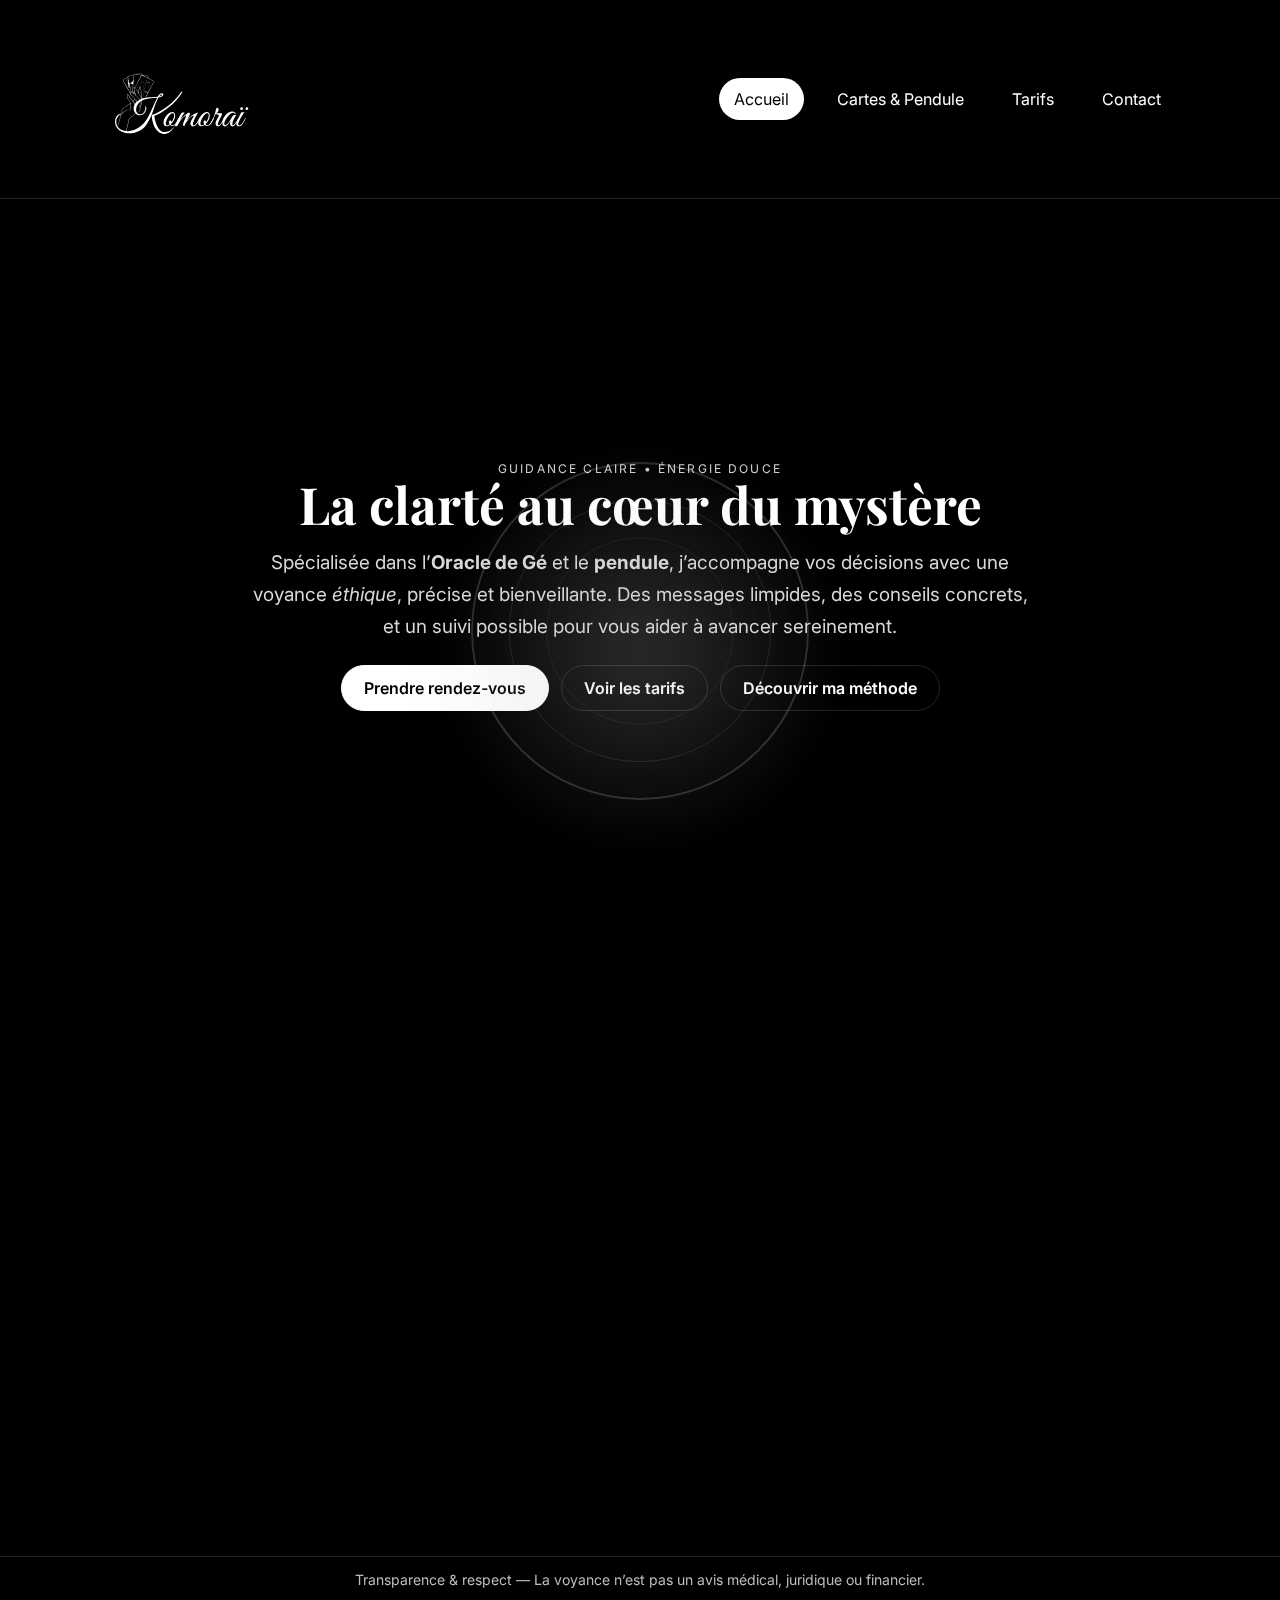
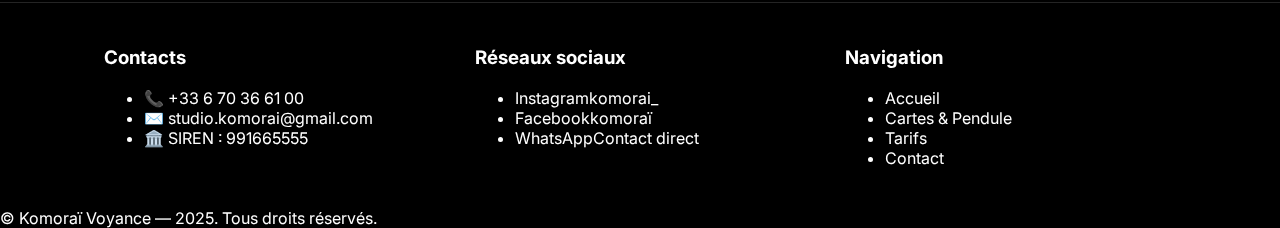
<file: index.html>
<!DOCTYPE html>
<html lang="fr">
<head>
  <meta charset="UTF-8" />
  <meta name="viewport" content="width=device-width, initial-scale=1.0" />
  <title>Komoraï Voyance — Accueil</title>
  <meta name="description" content="Voyance élégante et bienveillante : Oracle de Gé, autres oracles et pendule. Réservations en ligne — Komoraï Voyance."/>
  <meta property="og:title" content="Komoraï Voyance"/>
  <meta property="og:description" content="Guidance claire, énergie douce : Oracle de Gé & pendule."/>
  <meta property="og:type" content="website"/>
  <link href="https://fonts.googleapis.com/css2?family=Playfair+Display:wght@400;700&family=Inter:wght@300;400;600&display=swap" rel="stylesheet">
  <link rel="icon" href="images/Komoraï.svg">

  <style>
    :root{--bg:#000;--ink:#fff;--muted:#d8d8d8;--line:rgba(255,255,255,.14);--card:#0b0b0b;--radius:22px}
    *{box-sizing:border-box}
    html,body{margin:0;height:100%;background:var(--bg);color:var(--ink);font-family:'Inter',system-ui,Segoe UI,Roboto,Helvetica,Arial,sans-serif}
    a{color:var(--ink);text-decoration:none}
    a:hover{text-decoration:underline}
    .container{max-width:1120px;margin:0 auto;padding:24px}

    /* Header */
    header{position:sticky;top:0;z-index:50;background:rgba(0,0,0,.6);backdrop-filter:saturate(140%) blur(10px);border-bottom:1px solid var(--line)}
    .row{display:flex;align-items:center;justify-content:space-between}
    .brand{display:flex;align-items:center;gap:12px}
    .brand img{height:150px;display:block}
    nav a{margin-left:14px;padding:10px 14px;border-radius:999px;border:1px solid transparent}
    nav a.active{background:#fff;color:#000}
    nav a:not(.active):hover{background:rgba(255,255,255,.08)}

    /* Hero */
    .hero{position:relative;min-height:86vh;display:grid;place-items:center;text-align:center;overflow:hidden}
    .hero-inner{padding:40px 20px}
    h1{font-family:'Playfair Display',serif;font-size:3.2rem;line-height:1.1;margin:0 0 14px}
    .lead{max-width:780px;margin:0 auto;color:var(--muted);font-size:1.18rem;line-height:1.7}
    .cta{display:flex;gap:12px;justify-content:center;flex-wrap:wrap;margin-top:22px}
    .btn{display:inline-flex;align-items:center;gap:8px;background:#fff;color:#000;padding:12px 22px;border-radius:999px;font-weight:600;border:1px solid #fff}
    .btn.ghost{background:transparent;color:#fff;border-color:var(--line)}

    /* Decorative orb */
    .orb{position:absolute;inset:auto auto 8% 50%;transform:translateX(-50%);width:min(560px,90vw);pointer-events:none;opacity:.9;filter:drop-shadow(0 30px 60px rgba(0,0,0,.6))}
    .orb .glow{filter:blur(22px);opacity:.35}
    .float{animation:float 10s ease-in-out infinite}
    @keyframes float{0%,100%{transform:translate(-50%,0)}50%{transform:translate(-50%,-18px)}}

    /* Sections */
    .section{padding:56px 0}
    .grid{display:grid;gap:22px}
    .two{grid-template-columns:1.2fr .8fr;align-items:center}
    .card{background:var(--card);border:1px solid var(--line);border-radius:var(--radius);padding:22px}
    .kicker{letter-spacing:.18em;text-transform:uppercase;color:#cfcfcf;font-size:12px}
    .title{font-family:'Playfair Display',serif;font-size:2rem;margin:6px 0 10px}
    .text{color:#d7d7d7;line-height:1.7}
    .list{color:#e8e8e8;line-height:1.8;padding-left:18px}

    /* Reveal on scroll */
    .reveal{opacity:0;transform:translateY(14px)}
    .reveal.show{opacity:1;transform:none;transition:opacity .55s ease, transform .55s ease}

    /* Footer preview band */
    .band{border-top:1px solid var(--line);border-bottom:1px solid var(--line);padding:14px 0;color:#bdbdbd;font-size:14px;text-align:center}

    @media (max-width: 900px){
      .two{grid-template-columns:1fr}
      h1{font-size:2.2rem}
    }

    footer .footer-columns {
      display: flex;
      justify-content: space-between;
      align-items: flex-start;
      gap: 40px;
      flex-wrap: nowrap;
    }

    footer .footer-column {
      flex: 1 1 0;
      min-width: 220px;
    }

    @media (max-width: 768px) {
      footer .footer-columns {
        flex-wrap: wrap;
      }
    }
  </style>
</head>

<body>
  <header>
    <div class="container row">
      <div class="brand">
        <a href="index.html">
          <img src="images/Komoraï.svg" alt="Logo Komoraï Voyance">
        </a>
      </div>
      <nav>
        <a href="index.html" class="active">Accueil</a>
        <a href="cartes-pendule.html">Cartes & Pendule</a>
        <a href="tarifs.html">Tarifs</a>
        <a href="contact.html">Contact</a>
      </nav>
    </div>
  </header>

  <section class="hero">
    <svg class="orb float" viewBox="0 0 600 600" aria-hidden="true">
      <defs>
        <radialGradient id="orb" cx="50%" cy="50%" r="50%">
          <stop offset="0%" stop-color="#ffffff" stop-opacity=".55"/>
          <stop offset="100%" stop-color="#ffffff" stop-opacity="0"/>
        </radialGradient>
      </defs>
      <circle cx="300" cy="320" r="220" fill="url(#orb)" class="glow"/>
      <circle cx="300" cy="300" r="180" fill="none" stroke="rgba(255,255,255,.18)" stroke-width="2"/>
      <circle cx="300" cy="300" r="140" fill="none" stroke="rgba(255,255,255,.12)"/>
      <circle cx="300" cy="300" r="100" fill="none" stroke="rgba(255,255,255,.08)"/>
    </svg>

    <div class="hero-inner reveal">
      <div class="kicker">Guidance claire • Énergie douce</div>
      <h1>La clarté au cœur du mystère</h1>
      <p class="lead">Spécialisée dans l’<strong>Oracle de Gé</strong> et le <strong>pendule</strong>, j’accompagne vos décisions avec une voyance
        <em>éthique</em>, précise et bienveillante. Des messages limpides, des conseils concrets, et un suivi possible pour
        vous aider à avancer sereinement.</p>
      <div class="cta">
        <a class="btn" href="contact.html">Prendre rendez-vous</a>
        <a class="btn ghost" href="tarifs.html">Voir les tarifs</a>
        <a class="btn ghost" href="cartes-pendule.html">Découvrir ma méthode</a>
      </div>
    </div>
  </section>

  <section class="section">
    <div class="container grid two">
      <div class="reveal">
        <div class="kicker">Présentation</div>
        <h2 class="title">Je suis Komoraï — votre guide, pas votre oracle absolu</h2>
        <p class="text">Ma pratique est <strong>claire</strong> et <strong>structurée</strong>. Chaque séance devient un espace sûr où l’on met de la
          lumière sur vos questions essentielles (affectif, professionnel, projets). Je privilégie des messages utiles,
          des perspectives <em>actionnables</em> et un <strong>suivi</strong> quand vous en ressentez le besoin. L’objectif : que vous
          repartiez confiant·e, avec des <strong>prochaines étapes</strong> réalistes.</p>
        <ul class="list">
          <li>Tirages adaptés à votre situation (Oracle de Gé + autres jeux)</li>
          <li>Complément au <strong>pendule</strong> pour des réponses nettes (oui/non/tendance)</li>
          <li>Déontologie claire : respect, confidentialité, aucune promesse irréaliste</li>
        </ul>
        <div class="cta" style="justify-content:flex-start;margin-top:14px">
          <a class="btn" href="contact.html">Réserver une séance</a>
          <a class="btn ghost" href="cartes-pendule.html">Cartes & Pendule</a>
        </div>
      </div>
      <aside class="card reveal" aria-label="Mise en avant visuelle">
        <div class="kicker">Signature</div>
        <h3 class="title" style="margin-top:6px">Oracle de Gé</h3>
        <p class="text">Un oracle franc et visuel pour éclairer vos choix. Tirages croisés, lignes temporelles et conseils.
          Idéal pour clarifier le présent et préparer le futur.</p>
        <div style="margin-top:16px;border-top:1px solid var(--line);padding-top:14px" class="text">
          « Une guidance qui apaise et motive à la fois — des réponses précises, sans être rigides. »
        </div>
      </aside>
    </div>
  </section>

  <div class="band">Transparence & respect — La voyance n’est pas un avis médical, juridique ou financier.</div>

  <footer>
    <div class="container footer-columns">
      <div class="footer-column">
        <h3>Contacts</h3>
        <ul>
          <li>📞 +33 6 70 36 61 00</li>
          <li>✉️ studio.komorai@gmail.com</li>
          <li>🏛️ SIREN : 991665555</li>
        </ul>
      </div>
      <div class="footer-column">
        <h3>Réseaux sociaux</h3>
        <ul>
          <li><a href="#">Instagram</a>komorai_</li>
          <li><a href="#">Facebook</a>komoraï</li>
          <li><a href="#">WhatsApp</a>Contact direct</li>
        </ul>
      </div>
      <div class="footer-column">
        <h3>Navigation</h3>
        <ul>
          <li><a href="index.html">Accueil</a></li>
          <li><a href="cartes-pendule.html">Cartes & Pendule</a></li>
          <li><a href="tarifs.html">Tarifs</a></li>
          <li><a href="contact.html">Contact</a></li>
        </ul>
      </div>
    </div>
    <div class="footer-bottom">© Komoraï Voyance — 2025. Tous droits réservés.</div>
  </footer>

  <script>
    const obs = new IntersectionObserver((entries)=>{
      entries.forEach(e=>{ if(e.isIntersecting) e.target.classList.add('show'); });
    },{threshold:.12});
    document.querySelectorAll('.reveal').forEach(el=>obs.observe(el));
  </script>
</body>
</html>
</file>
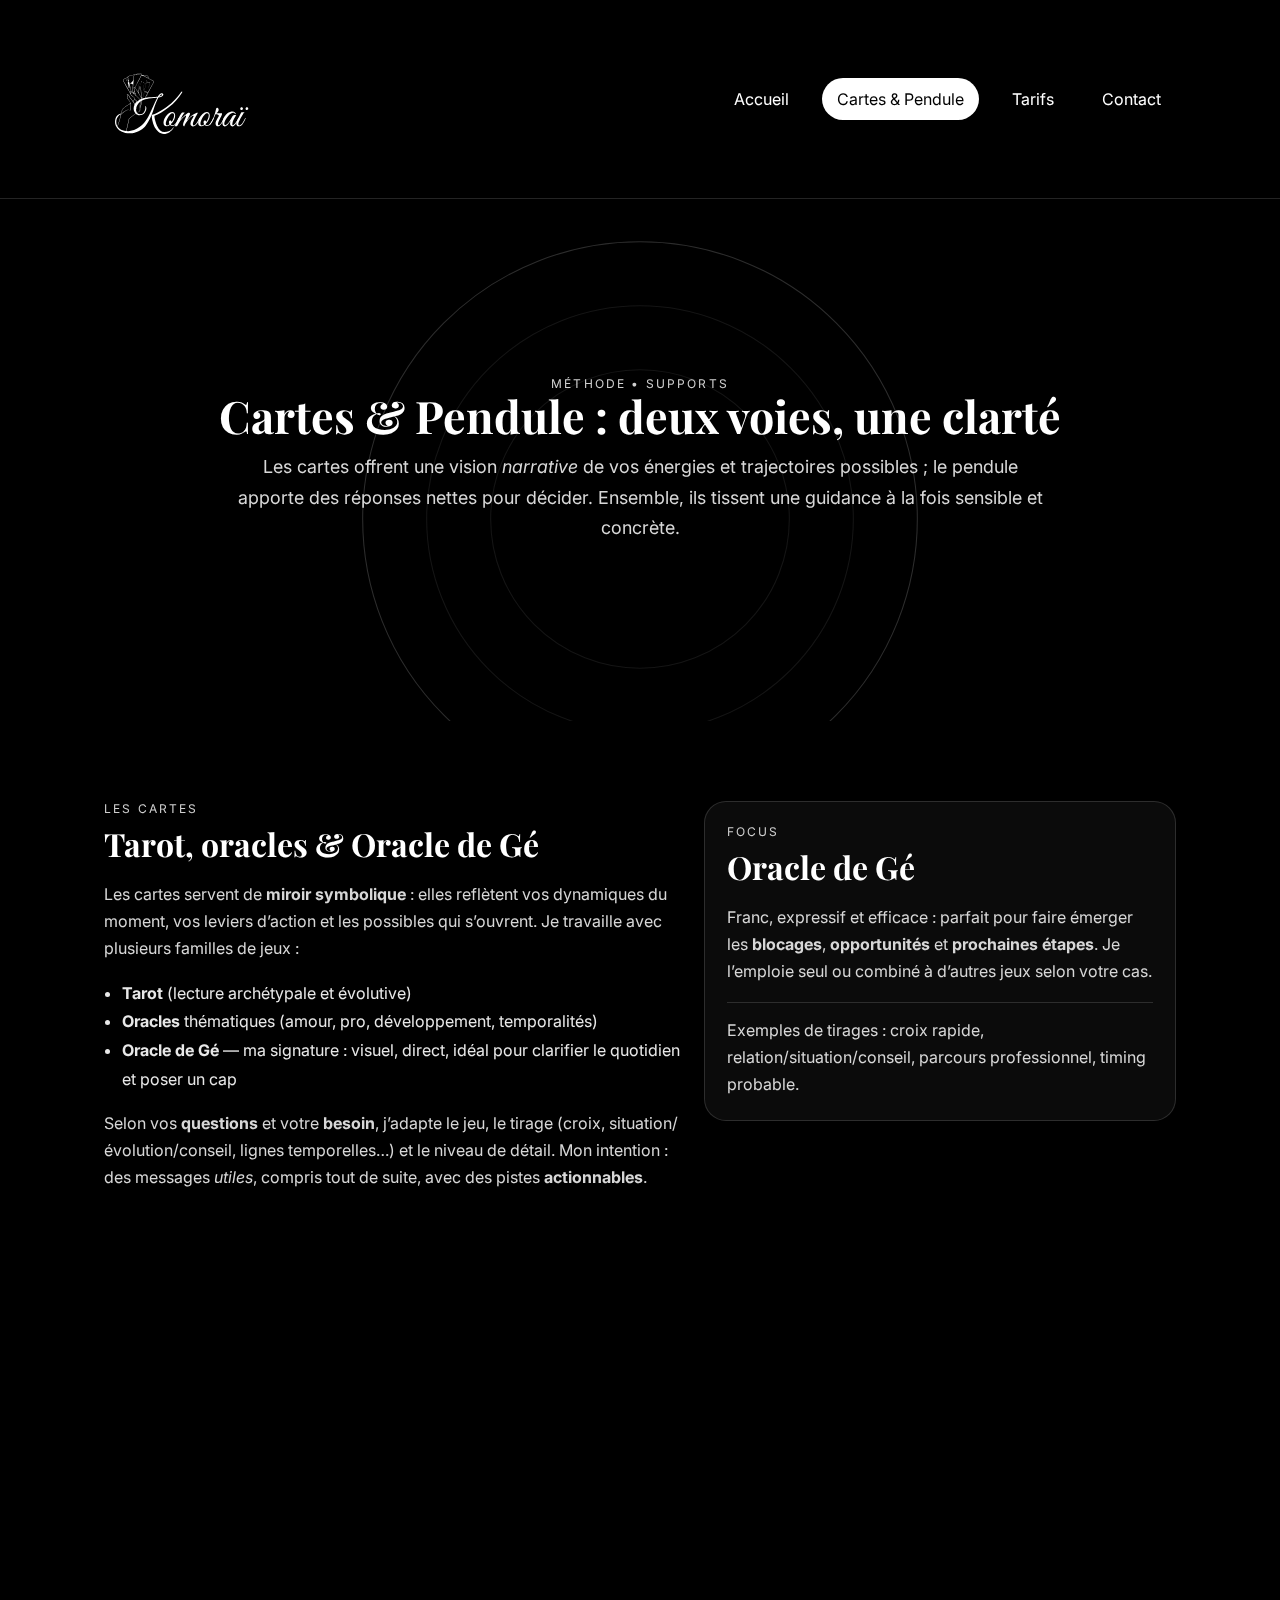
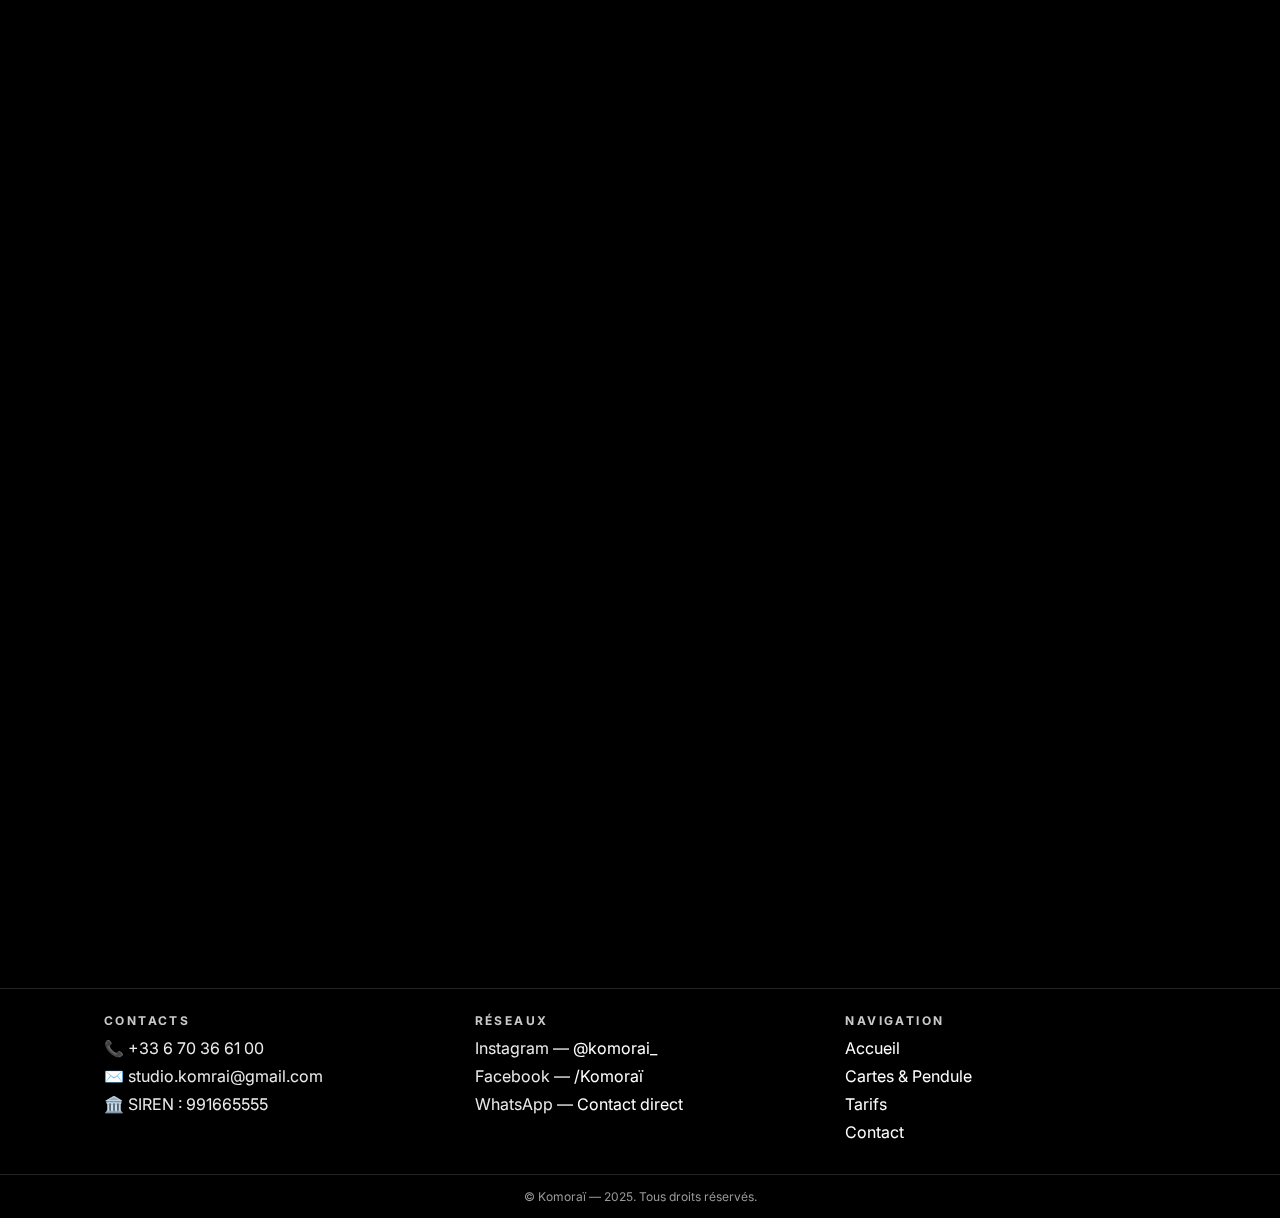
<file: cartes-pendule.html>
<!DOCTYPE html>
<html lang="fr">
<head>
  <meta charset="UTF-8" />
  <meta name="viewport" content="width=device-width, initial-scale=1.0" />
  <title>Komoraï Voyance — Cartes & Pendule</title>
  <meta name="description" content="Comprendre les cartes (Oracle de Gé, oracles, tarot) et le pendule — méthode, usages et éthique. Komoraï Voyance."/>
  <link href="https://fonts.googleapis.com/css2?family=Playfair+Display:wght@400;700&family=Inter:wght@300;400;600&display=swap" rel="stylesheet">
  <link rel="icon" href="data:image/svg+xml,%3Csvg xmlns='http://www.w3.org/2000/svg' viewBox='0 0 64 64'%3E%3Ccircle cx='32' cy='32' r='30' fill='white'/%3E%3Ctext x='32' y='39' font-size='22' text-anchor='middle' font-family='Playfair Display' fill='black'%3EKV%3C/text%3E%3C/svg%3E">
  <style>
    :root{--bg:#000;--ink:#fff;--muted:#d8d8d8;--line:rgba(255,255,255,.14);--card:#0b0b0b;--radius:22px}
    *{box-sizing:border-box}
    html,body{margin:0;height:100%;background:var(--bg);color:var(--ink);font-family:'Inter',system-ui,Segoe UI,Roboto,Helvetica,Arial,sans-serif}
    a{color:var(--ink);text-decoration:none}
    a:hover{text-decoration:underline}
    .container{max-width:1120px;margin:0 auto;padding:24px}

    /* ===== ENTÊTE — IDENTIQUE ACCUEIL ===== */
    header{position:sticky;top:0;z-index:50;background:rgba(0,0,0,.6);backdrop-filter:saturate(140%) blur(10px);border-bottom:1px solid var(--line)}
    .row{display:flex;align-items:center;justify-content:space-between}
    .brand{display:flex;align-items:center;gap:12px}
    .brand img{height:150px;display:block}
    nav a{margin-left:14px;padding:10px 14px;border-radius:999px;border:1px solid transparent}
    nav a.active{background:#fff;color:#000}
    nav a:not(.active):hover{background:rgba(255,255,255,.08)}

    /* ===== MENU RESPONSIVE (ajout) ===== */
    .hamburger{display:none;font-size:28px;cursor:pointer;user-select:none;color:#fff}
    @media (max-width: 768px){
      .hamburger{display:block}
      nav{
        display:none;
        position:absolute;
        top:72px; right:24px;
        background:rgba(0,0,0,.9);
        border:1px solid var(--line);
        border-radius:var(--radius);
        padding:14px 18px;
        flex-direction:column;
        gap:12px;
        box-shadow:0 4px 14px rgba(0,0,0,.5);
        z-index:999;
      }
      nav.show{display:flex}
      nav a{
        display:block;width:100%;padding:10px 0;margin-left:0;
        border-bottom:1px solid rgba(255,255,255,.1);
      }
      nav a:last-child{border-bottom:none}
    }

    /* ===== SECTIONS COMMUNES ===== */
    .section{padding:56px 0}
    .grid{display:grid;gap:22px}
    .two{grid-template-columns:1.1fr .9fr;align-items:start}
    .card{background:var(--card);border:1px solid var(--line);border-radius:var(--radius);padding:22px}
    .kicker{letter-spacing:.18em;text-transform:uppercase;color:#cfcfcf;font-size:12px}
    .title{font-family:'Playfair Display',serif;font-size:2rem;margin:6px 0 10px}
    .text{color:#d7d7d7;line-height:1.7}
    .list{color:#e8e8e8;line-height:1.8;padding-left:18px}

    /* ===== HÉROS SPÉCIFIQUE À CETTE PAGE ===== */
    .hero{position:relative;min-height:58vh;display:grid;place-items:center;text-align:center;overflow:hidden}
    .hero-inner{padding:36px 20px}
    h1{font-family:'Playfair Display',serif;font-size:2.8rem;line-height:1.1;margin:0 0 12px}
    .lead{max-width:820px;margin:0 auto;color:var(--muted);font-size:1.12rem;line-height:1.7}
    .rings{position:absolute;inset:0;pointer-events:none;opacity:.8}
    .rings circle{stroke:rgba(255,255,255,.10);fill:none}
    .rings circle:nth-child(1){stroke:rgba(255,255,255,.22)}

    /* ===== RÉVÉLATION AU SCROLL ===== */
    .reveal{opacity:0;transform:translateY(14px)}
    .reveal.show{opacity:1;transform:none;transition:opacity .55s ease, transform .55s ease}

    /* ===== FOOTER — IDENTIQUE ACCUEIL ===== */
    footer{border-top:1px solid var(--line);background:rgba(0,0,0,.78)}
    .footer-columns{display:flex;justify-content:space-between;gap:40px;flex-wrap:nowrap}
    .footer-column{flex:1 1 0;min-width:220px}
    footer h3{font-size:12px;letter-spacing:.2em;text-transform:uppercase;color:#c9c9c9;margin:0}
    footer ul{list-style:none;margin:10px 0 0;padding:0}
    footer li{margin:8px 0;color:#eaeaea}
    .footer-bottom{border-top:1px solid var(--line);text-align:center;color:#9a9a9a;font-size:12px;padding:14px 0}

    @media (max-width: 900px){
      .two{grid-template-columns:1fr}
      h1{font-size:2.2rem}
      .footer-columns{flex-wrap:wrap}
    }
  </style>
</head>
<body>
  <!-- ===== ENTÊTE (copié-collé de l'accueil) ===== -->
  <header>
    <div class="container row">
      <div class="brand">
        <a href="index.html">
          <img src="images/Komoraï.svg" alt="Logo Komoraï Voyance">
        </a>
      </div>

      <!-- Bouton hamburger (uniquement en petit écran) -->
      <div class="hamburger" onclick="toggleMenu()">☰</div>

      <nav id="nav">
        <a href="index.html">Accueil</a>
        <a href="cartes-pendule.html" class="active">Cartes & Pendule</a>
        <a href="tarifs.html">Tarifs</a>
        <a href="contact.html">Contact</a>
      </nav>
    </div>
  </header>

  <!-- ===== HÉROS SPÉCIFIQUE À LA PAGE CARTES & PENDULE ===== -->
  <section class="hero">
    <svg class="rings" viewBox="0 0 1200 600" preserveAspectRatio="xMidYMid slice" aria-hidden="true">
      <circle cx="600" cy="300" r="260"/>
      <circle cx="600" cy="300" r="200"/>
      <circle cx="600" cy="300" r="140"/>
    </svg>
    <div class="hero-inner reveal">
      <div class="kicker">Méthode • Supports</div>
      <h1>Cartes & Pendule : deux voies, une clarté</h1>
      <p class="lead">Les cartes offrent une vision <em>narrative</em> de vos énergies et trajectoires possibles ; le pendule apporte des
        réponses nettes pour décider. Ensemble, ils tissent une guidance à la fois sensible et concrète.</p>
    </div>
  </section>

  <!-- ===== CONTENU PRINCIPAL ===== -->
  <main class="section">
    <div class="container grid two">
      <!-- COLONNE TEXTE -->
      <div class="reveal">
        <div class="kicker">Les cartes</div>
        <h2 class="title">Tarot, oracles & Oracle de Gé</h2>
        <p class="text">Les cartes servent de <strong>miroir symbolique</strong> : elles reflètent vos dynamiques du moment, vos leviers d’action
          et les possibles qui s’ouvrent. Je travaille avec plusieurs familles de jeux :</p>
        <ul class="list">
          <li><strong>Tarot</strong> (lecture archétypale et évolutive)</li>
          <li><strong>Oracles</strong> thématiques (amour, pro, développement, temporalités)</li>
          <li><strong>Oracle de Gé</strong> — ma signature : visuel, direct, idéal pour clarifier le quotidien et poser un cap</li>
        </ul>
        <p class="text">Selon vos <strong>questions</strong> et votre <strong>besoin</strong>, j’adapte le jeu, le tirage (croix, situation/évolution/conseil,
          lignes temporelles…) et le niveau de détail. Mon intention : des messages <em>utiles</em>, compris tout de suite, avec
          des pistes <strong>actionnables</strong>.</p>
      </div>

      <!-- COLONNE VISUELLE / ACCENT -->
      <aside class="card reveal" aria-label="Mise en avant visuelle">
        <div class="kicker">Focus</div>
        <h3 class="title" style="margin-top:6px">Oracle de Gé</h3>
        <p class="text">Franc, expressif et efficace : parfait pour faire émerger les <strong>blocages</strong>, <strong>opportunités</strong> et
          <strong>prochaines étapes</strong>. Je l’emploie seul ou combiné à d’autres jeux selon votre cas.</p>
        <div style="margin-top:16px;border-top:1px solid var(--line);padding-top:14px" class="text">
          Exemples de tirages : croix rapide, relation/situation/conseil, parcours professionnel, timing probable.
        </div>
      </aside>
    </div>

    <div class="container section">
      <div class="grid two">
        <div class="card reveal">
          <div class="kicker">Précision</div>
          <h3 class="title">Le pendule</h3>
          <p class="text">Le pendule est un outil de <strong>radiesthésie</strong>. Il s’appuie sur des micro-réponses neuromusculaires pour
            indiquer des tendances <em>oui/non</em> et affiner un choix. Je l’utilise :</p>
          <ul class="list">
            <li>pour <strong>vérifier</strong> une option issue d’un tirage</li>
            <li>pour obtenir une <strong>réponse rapide</strong> et cadrée</li>
            <li>avec des <strong>conventions personnalisées</strong> (ex. degrés, gamme oui/non/tendance)</li>
          </ul>
          <p class="text">Le pendule ne “décide” pas à votre place : il éclaire, il <em>complète</em>. Vous gardez votre <strong>libre arbitre</strong> à
            chaque étape.</p>
        </div>
        <div class="reveal">
          <div class="kicker">Déroulé</div>
          <h3 class="title">Comment je m’en sers</h3>
          <p class="text">Après avoir clarifié votre question, nous définissons le <strong>cadre</strong> (oui/non/tendance, seuils, temporalité).
            Je pratique d’abord un <strong>ancrage</strong> (respiration, centrage), puis je procède aux tests de conventions avant la
            lecture. Les réponses du pendule s’intègrent ensuite à l’<strong>analyse globale</strong> pour aboutir à un conseil
            cohérent et serein.</p>
        </div>
      </div>
    </div>

    <div class="container section">
      <div class="card reveal">
        <div class="kicker">Comment ce passe une séance</div>
        <h3 class="title">Déroulement & Paiement</h3>
        <p class="text">
          Chaque séance est un voyage intérieur, une invitation à comprendre les énergies qui vous entourent et à éclairer les chemins qui s’ouvrent à vous.
        </p>
        <p class="text">
          Elle débute par un tirage général, comme une lumière posée sur votre avenir, afin de révéler ce que l’univers souhaite vous faire découvrir.
          Puis, selon vos besoins, nous avançons ensemble à travers vos questions, sans limite imposée — simplement au rythme de votre cœur et du temps dont nous disposons.
        </p>
        <p class="text">
          La durée d’une séance est d’environ une heure, parfois moins, selon la clarté des messages reçus.
        </p>
        <p class="text">
          Le paiement s’effectue avant la consultation, par <strong>Lydia</strong> ou <strong>PayPal</strong>, dans la simplicité et la bienveillance.
          Une fois la connexion établie, la séance peut commencer — un instant suspendu entre intuition et guidance, où chaque mot devient un éclat de lumière.
        </p>
      </div>
    </div>

    <div class="container">
      <div class="card reveal">
        <div class="kicker">Déontologie</div>
        <h3 class="title">Respect & clarté</h3>
        <p class="text">La voyance propose des pistes mais ne remplace pas un avis médical, juridique ou financier. Mon approche reste
          <strong>bienveillante</strong>, <strong>confidentielle</strong> et exempte de promesses irréalistes. Objectif : vous redonner du pouvoir
          d’agir avec des informations claires.</p>
      </div>
    </div>
  </main>

  <!-- ===== FOOTER (copié-collé de l'accueil) ===== -->
  <footer>
    <div class="container footer-columns">
      <div class="footer-column">
        <h3>Contacts</h3>
        <ul>
          <li>📞 +33 6 70 36 61 00</li>
          <li>✉️ studio.komrai@gmail.com</li>
          <li>🏛️ SIREN : 991665555</li>
        </ul>
      </div>
      <div class="footer-column">
        <h3>Réseaux</h3>
        <ul>
          <li>Instagram — <a href="https://www.instagram.com/komorai_?igsh=MXN4ZTUzd2d6djlnZg==" target="_blank" rel="noreferrer">@komorai_</a></li>
          <li>Facebook — <a href="https://www.facebook.com/share/1Ab636pRdb/" target="_blank" rel="noreferrer">/Komoraï</a></li>
          <li>WhatsApp — <a href="#" target="_blank" rel="noreferrer">Contact direct</a></li>
        </ul>
      </div>
      <div class="footer-column">
        <h3>Navigation</h3>
        <ul>
          <li><a href="index.html">Accueil</a></li>
          <li><a href="cartes-pendule.html" class="active">Cartes & Pendule</a></li>
          <li><a href="tarifs.html">Tarifs</a></li>
          <li><a href="contact.html">Contact</a></li>
        </ul>
      </div>
    </div>
    <div class="footer-bottom">© Komoraï  — 2025. Tous droits réservés.</div>
  </footer>

  <script>
    // Menu mobile
    function toggleMenu(){ document.getElementById('nav').classList.toggle('show'); }

    // Révélations au scroll (identique à l'accueil)
    const obs = new IntersectionObserver((entries)=>{
      entries.forEach(e=>{ if(e.isIntersecting) e.target.classList.add('show'); });
    },{threshold:.12});
    document.querySelectorAll('.reveal').forEach(el=>obs.observe(el));
  </script>
</body>
</html>
</file>
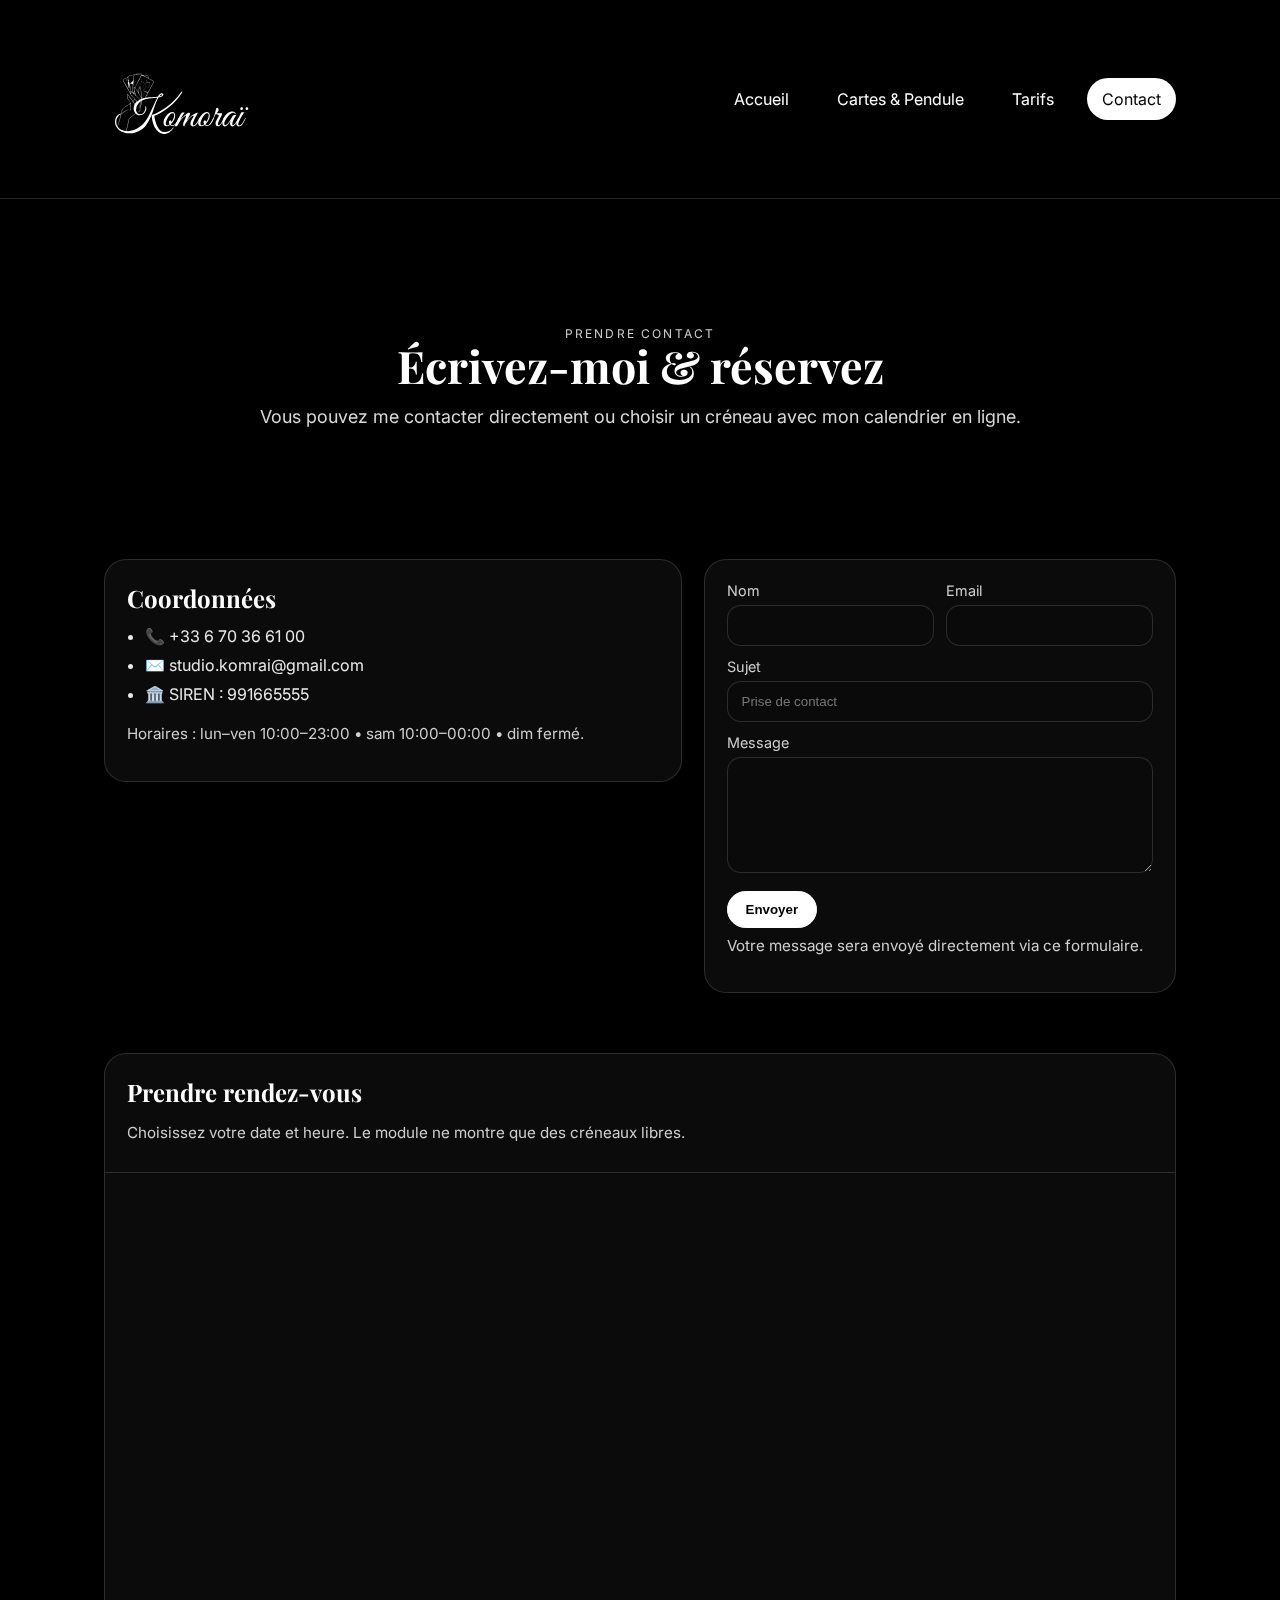
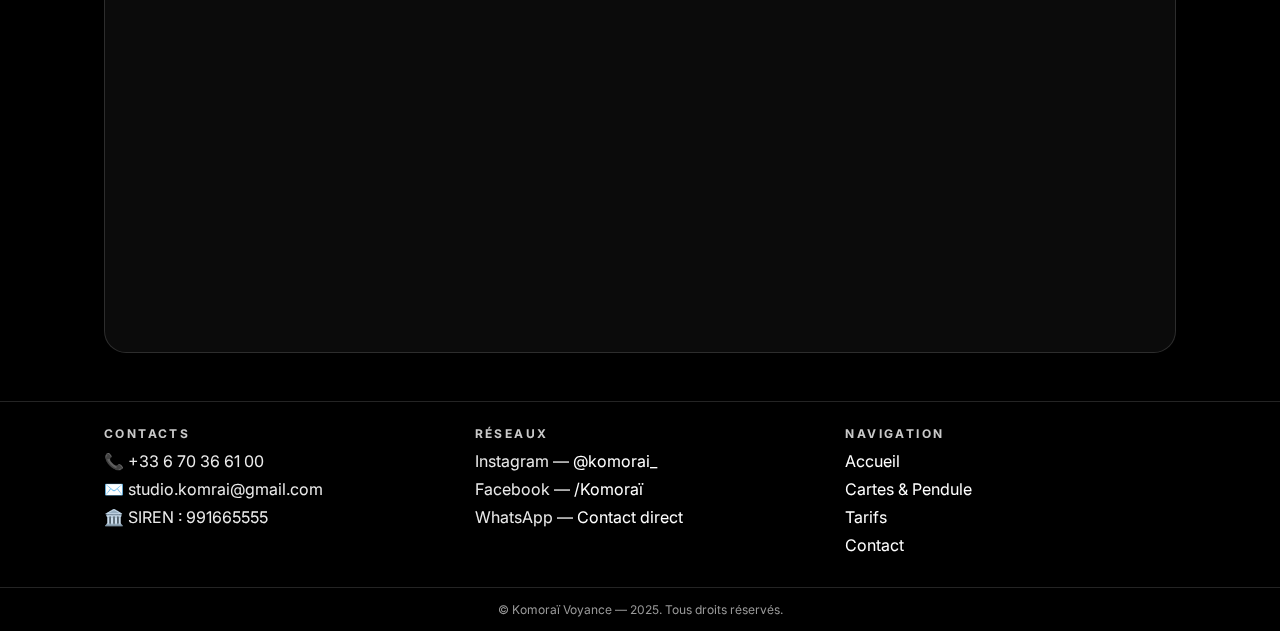
<file: contact.html>
<!DOCTYPE html>
<html lang="fr">
<head>
  <meta charset="UTF-8" />
  <meta name="viewport" content="width=device-width, initial-scale=1.0" />
  <title>Komoraï Voyance — Contact</title>
  <meta name="description" content="Contact, réservations et prise de rendez-vous (cartes & pendule). Komoraï Voyance."/>
  <link href="https://fonts.googleapis.com/css2?family=Playfair+Display:wght@400;700&family=Inter:wght@300;400;600&display=swap" rel="stylesheet">
  <link rel="icon" href="images/Komoraï.svg">
  <style>
    :root{--bg:#000;--ink:#fff;--muted:#d8d8d8;--line:rgba(255,255,255,.14);--card:#0b0b0b;--radius:22px}
    *{box-sizing:border-box}
    html,body{margin:0;height:100%;background:var(--bg);color:var(--ink);font-family:'Inter',system-ui,Segoe UI,Roboto,Helvetica,Arial,sans-serif}
    a{color:var(--ink);text-decoration:none}
    a:hover{text-decoration:underline}
    .container{max-width:1120px;margin:0 auto;padding:24px}

    /* Header */
    header{position:sticky;top:0;z-index:50;background:rgba(0,0,0,.6);backdrop-filter:saturate(140%) blur(10px);border-bottom:1px solid var(--line)}
    .row{display:flex;align-items:center;justify-content:space-between}
    .brand{display:flex;align-items:center;gap:12px}
    .brand img{height:150px;display:block}
    .brand-name{font-family:'Playfair Display',serif;font-weight:700;letter-spacing:.6px;font-size:1.25rem}
    nav a{margin-left:14px;padding:10px 14px;border-radius:999px;border:1px solid transparent}
    nav a.active{background:#fff;color:#000}
    nav a:not(.active):hover{background:rgba(255,255,255,.08)}

    /* Héros */
    .hero{position:relative;min-height:40vh;display:grid;place-items:center;text-align:center;overflow:hidden}
    .hero-inner{padding:36px 20px}
    h1{font-family:'Playfair Display',serif;font-size:2.8rem;line-height:1.1;margin:0 0 12px}
    .lead{max-width:820px;margin:0 auto;color:var(--muted);font-size:1.12rem;line-height:1.7}

    /* Contenu */
    .grid{display:grid;gap:22px}
    .two{grid-template-columns:1.1fr .9fr;align-items:start}
    .card{background:var(--card);border:1px solid var(--line);border-radius:var(--radius);padding:22px}
    label{display:block;font-size:.9rem;color:#cfcfcf;margin-bottom:6px}
    input,textarea{width:100%;background:#0a0a0a;border:1px solid var(--line);border-radius:14px;color:#fff;padding:12px 14px;outline:none}
    input:focus,textarea:focus{border-color:#fff}
    .btn{display:inline-flex;align-items:center;justify-content:center;background:#fff;color:#000;border:1px solid #fff;border-radius:999px;padding:10px 18px;font-weight:600}
    .note{color:#cfcfcf;font-size:.95rem}

    /* Footer */
    footer{border-top:1px solid var(--line);background:rgba(0,0,0,.78)}
    .footer-columns{display:flex;justify-content:space-between;gap:40px;flex-wrap:nowrap}
    .footer-column{flex:1 1 0;min-width:220px}
    footer h3{font-size:12px;letter-spacing:.2em;text-transform:uppercase;color:#c9c9c9;margin:0}
    footer ul{list-style:none;margin:10px 0 0;padding:0}
    footer li{margin:8px 0;color:#eaeaea}
    .footer-bottom{border-top:1px solid var(--line);text-align:center;color:#9a9a9a;font-size:12px;padding:14px 0}

    @media (max-width: 900px){
      .two{grid-template-columns:1fr}
      h1{font-size:2.2rem}
      .footer-columns{flex-wrap:wrap}
    }
  </style>

  <link href="https://assets.calendly.com/assets/external/widget.css" rel="stylesheet">
  <script src="https://assets.calendly.com/assets/external/widget.js" async></script>
</head>
<body>
  <header>
    <div class="container row">
      <div class="brand">
        <a href="index.html"><img src="images/Komoraï.svg" alt="Logo Komoraï Voyance"></a>
        <span class="brand-name"></span>
      </div>
      <nav>
        <a href="index.html">Accueil</a>
        <a href="cartes-pendule.html">Cartes & Pendule</a>
        <a href="tarifs.html">Tarifs</a>
        <a href="contact.html" class="active">Contact</a>
      </nav>
    </div>
  </header>

  <section class="hero">
    <div class="hero-inner">
      <div class="kicker" style="letter-spacing:.18em;text-transform:uppercase;color:#cfcfcf;font-size:12px">Prendre contact</div>
      <h1>Écrivez-moi & réservez</h1>
      <p class="lead">Vous pouvez me contacter directement ou choisir un créneau avec mon calendrier en ligne.</p>
    </div>
  </section>

  <main class="container" style="padding:0 24px 48px">
    <div class="grid two">
      <div class="card">
        <h2 style="font-family:'Playfair Display',serif;margin:0 0 8px">Coordonnées</h2>
        <ul class="list" style="color:#e8e8e8;line-height:1.8;padding-left:18px;margin-top:8px">
          <li>📞 +33 6 70 36 61 00</li>
          <li>✉️ studio.komrai@gmail.com</li>
          <li>🏛️ SIREN : 991665555</li>
        </ul>
        <p class="note" style="margin-top:10px">
          Horaires : lun–ven 10:00–23:00 • sam 10:00–00:00 • dim fermé.
        </p>
      </div>

      <div class="card">
        <form id="contact-form" data-endpoint="https://formspree.io/f/mvgwqvel">
          <div style="display:grid;gap:12px;grid-template-columns:1fr 1fr">
            <div>
              <label for="name">Nom</label>
              <input id="name" name="name" required />
            </div>
            <div>
              <label for="email">Email</label>
              <input id="email" name="email" type="email" required />
            </div>
          </div>
          <div style="margin-top:12px">
            <label for="subject">Sujet</label>
            <input id="subject" name="subject" placeholder="Prise de contact" />
          </div>
          <div style="margin-top:12px">
            <label for="message">Message</label>
            <textarea id="message" name="message" rows="6" required></textarea>
          </div>
          <div style="display:flex;gap:10px;align-items:center;margin-top:14px">
            <button class="btn" type="submit">Envoyer</button>
            <span id="status" class="note"></span>
          </div>
          <p class="note" style="margin-top:8px">Votre message sera envoyé directement via ce formulaire.</p>
        </form>
      </div>
    </div>
  </main>

  <section class="container" style="padding:12px 24px 48px">
    <div class="card" style="padding:0">
      <h2 style="font-family:'Playfair Display',serif;margin:0;padding:22px 22px 0">Prendre rendez-vous</h2>
      <p class="note" style="padding:0 22px 14px">Choisissez votre date et heure. Le module ne montre que des créneaux libres.</p>

      <div class="calendly-inline-widget"
           data-url="https://calendly.com/isahxdin83/30min"
           style="min-width:320px;height:780px;border-top:1px solid var(--line);border-radius:0 0 var(--radius) var(--radius)"></div>
    </div>
  </section>

  <footer>
    <div class="container footer-columns">
      <div class="footer-column">
        <h3>Contacts</h3>
        <ul>
          <li>📞 +33 6 70 36 61 00</li>
          <li>✉️ studio.komrai@gmail.com</li>
          <li>🏛️ SIREN : 991665555</li>
        </ul>
      </div>
      <div class="footer-column">
        <h3>Réseaux</h3>
        <ul>
          <li>Instagram — <a href="#" target="_blank" rel="noreferrer">@komorai_</a></li>
          <li>Facebook — <a href="#" target="_blank" rel="noreferrer">/Komoraï</a></li>
          <li>WhatsApp — <a href="#" target="_blank" rel="noreferrer">Contact direct</a></li>
        </ul>
      </div>
      <div class="footer-column">
        <h3>Navigation</h3>
        <ul>
          <li><a href="index.html">Accueil</a></li>
          <li><a href="cartes-pendule.html">Cartes & Pendule</a></li>
          <li><a href="tarifs.html">Tarifs</a></li>
          <li><a href="contact.html" class="active">Contact</a></li>
        </ul>
      </div>
    </div>
    <div class="footer-bottom">© Komoraï Voyance — 2025. Tous droits réservés.</div>
  </footer>

  <script>
    const form = document.getElementById('contact-form');
    const status = document.getElementById('status');
    form.addEventListener('submit', async (e) => {
      e.preventDefault();
      const endpoint = form.dataset.endpoint;
      const data = new FormData(form);

      if (!endpoint) {
        status.textContent = 'Endpoint manquant.';
        return;
      }

      status.textContent = 'Envoi…';
      try {
        const res = await fetch(endpoint, {
          method: 'POST',
          headers: { 'Accept': 'application/json' },
          body: data
        });
        if (res.ok) {
          status.textContent = 'Message envoyé ✔ Je vous réponds rapidement.';
          form.reset();
        } else {
          status.textContent = 'Erreur d’envoi. Réessayez.';
        }
      } catch (err) {
        status.textContent = 'Erreur réseau. Réessayez.';
      }
    });
  </script>
</body>
</html>
</file>
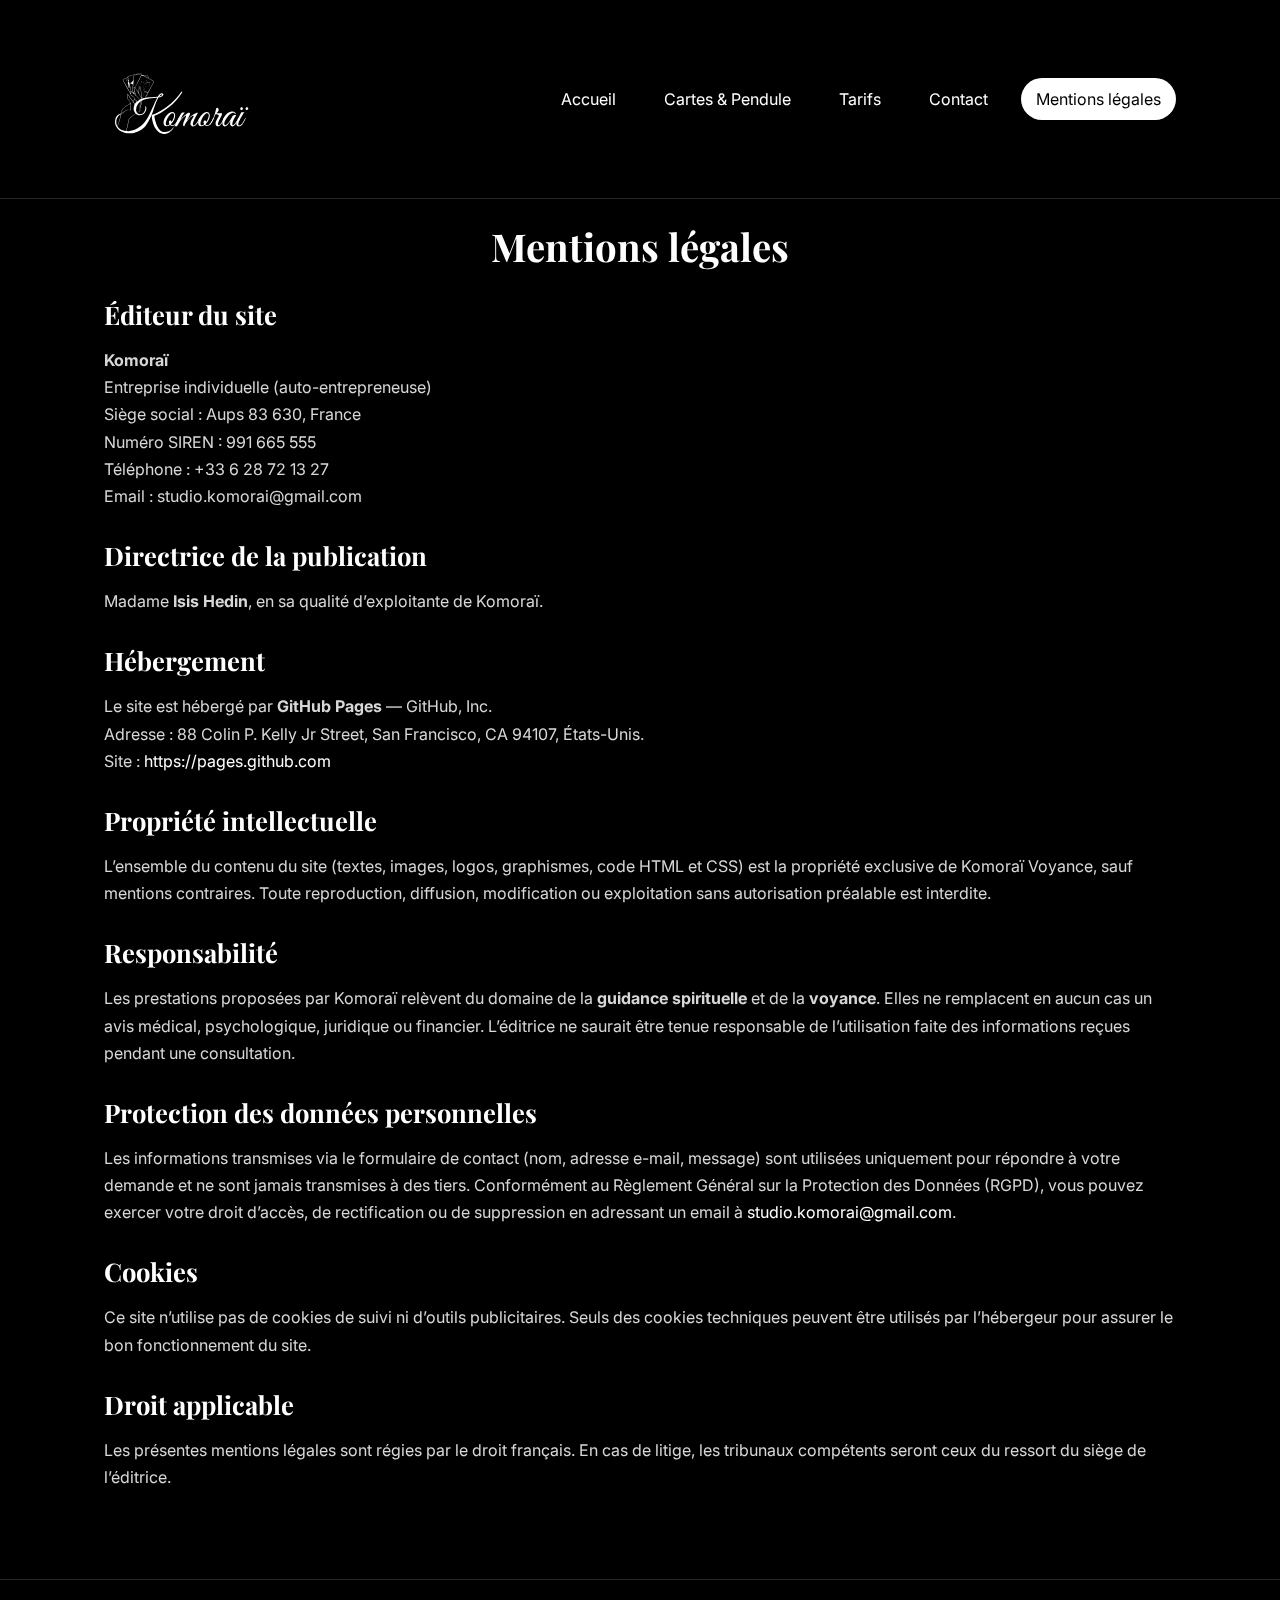
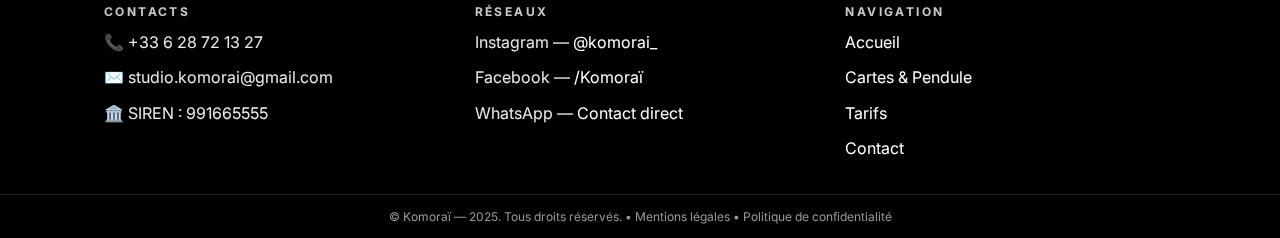
<file: mentions-legales.html>
<!DOCTYPE html>
<html lang="fr">
<head>
  <meta charset="UTF-8" />
  <meta name="viewport" content="width=device-width, initial-scale=1.0" />
  <title>Mentions légales — Komoraï Voyance</title>
  <meta name="description" content="Mentions légales et informations relatives au site Komoraï Voyance."/>
  <link href="https://fonts.googleapis.com/css2?family=Playfair+Display:wght@400;700&family=Inter:wght@300;400;600&display=swap" rel="stylesheet">
  <link rel="icon" href="images/Komoraï.svg">
  <style>
    :root {
      --bg:#000; --ink:#fff; --muted:#d8d8d8; --line:rgba(255,255,255,.14);
      --card:#0b0b0b; --radius:22px;
    }
    *{box-sizing:border-box}
    html,body{margin:0;height:100%;background:var(--bg);color:var(--ink);font-family:'Inter',system-ui,Segoe UI,Roboto,Helvetica,Arial,sans-serif}
    a{color:var(--ink);text-decoration:none}
    a:hover{text-decoration:underline}
    .container{max-width:1120px;margin:0 auto;padding:24px}

    header{position:sticky;top:0;z-index:50;background:rgba(0,0,0,.6);backdrop-filter:saturate(140%) blur(10px);border-bottom:1px solid var(--line)}
    .row{display:flex;align-items:center;justify-content:space-between}
    .brand{display:flex;align-items:center;gap:12px}
    .brand img{height:150px;display:block}
    nav a{margin-left:14px;padding:10px 14px;border-radius:999px;border:1px solid transparent}
    nav a.active{background:#fff;color:#000}
    nav a:not(.active):hover{background:rgba(255,255,255,.08)}

    h1{font-family:'Playfair Display',serif;font-size:2.4rem;line-height:1.2;margin:0 0 20px;text-align:center}
    h2{font-family:'Playfair Display',serif;font-size:1.6rem;margin-top:28px;margin-bottom:8px}
    p, li{color:#d7d7d7;line-height:1.7}
    ul{padding-left:18px}

    footer{border-top:1px solid var(--line);background:rgba(0,0,0,.78);margin-top:48px}
    .footer-columns{display:flex;justify-content:space-between;gap:40px;flex-wrap:nowrap}
    .footer-column{flex:1 1 0;min-width:220px}
    footer h3{font-size:12px;letter-spacing:.2em;text-transform:uppercase;color:#c9c9c9;margin:0}
    footer ul{list-style:none;margin:10px 0 0;padding:0}
    footer li{margin:8px 0;color:#eaeaea}
    .footer-bottom{border-top:1px solid var(--line);text-align:center;color:#9a9a9a;font-size:12px;padding:14px 0}

    @media (max-width:900px){
      .footer-columns{flex-wrap:wrap}
      h1{font-size:2rem}
    }
  </style>
</head>
<body>
  <header>
    <div class="container row">
      <div class="brand">
        <a href="index.html"><img src="images/Komoraï.svg" alt="Logo Komoraï Voyance"></a>
      </div>
      <nav>
        <a href="index.html">Accueil</a>
        <a href="cartes-pendule.html">Cartes & Pendule</a>
        <a href="tarifs.html">Tarifs</a>
        <a href="contact.html">Contact</a>
        <a href="mentions-legales.html" class="active">Mentions légales</a>
      </nav>
    </div>
  </header>

  <main class="container">
    <h1>Mentions légales</h1>

    <h2>Éditeur du site</h2>
    <p>
      <strong>Komoraï </strong><br>
      Entreprise individuelle (auto-entrepreneuse)<br>
      Siège social : Aups 83 630, France<br>
      Numéro SIREN : 991 665 555<br>
      Téléphone : +33 6 28 72 13 27<br>
      Email : studio.komorai@gmail.com
    </p>

    <h2>Directrice de la publication</h2>
    <p>
      Madame <strong>Isis Hedin</strong>, en sa qualité d’exploitante de Komoraï.
    </p>

    <h2>Hébergement</h2>
    <p>
      Le site est hébergé par <strong>GitHub Pages</strong> — GitHub, Inc.<br>
      Adresse : 88 Colin P. Kelly Jr Street, San Francisco, CA 94107, États-Unis.<br>
      Site : <a href="https://pages.github.com" target="_blank">https://pages.github.com</a>
    </p>

    <h2>Propriété intellectuelle</h2>
    <p>
      L’ensemble du contenu du site (textes, images, logos, graphismes, code HTML et CSS) est la propriété exclusive de Komoraï Voyance,
      sauf mentions contraires. Toute reproduction, diffusion, modification ou exploitation sans autorisation préalable est interdite.
    </p>

    <h2>Responsabilité</h2>
    <p>
      Les prestations proposées par Komoraï  relèvent du domaine de la <strong>guidance spirituelle</strong> et de la <strong>voyance</strong>.
      Elles ne remplacent en aucun cas un avis médical, psychologique, juridique ou financier.
      L’éditrice ne saurait être tenue responsable de l’utilisation faite des informations reçues pendant une consultation.
    </p>

    <h2>Protection des données personnelles</h2>
    <p>
      Les informations transmises via le formulaire de contact (nom, adresse e-mail, message) sont utilisées uniquement pour répondre à votre demande
      et ne sont jamais transmises à des tiers.
      Conformément au Règlement Général sur la Protection des Données (RGPD), vous pouvez exercer votre droit d’accès, de rectification ou de suppression
      en adressant un email à <a href="mailto:studio.komorai@gmail.com">studio.komorai@gmail.com</a>.
    </p>

    <h2>Cookies</h2>
    <p>
      Ce site n’utilise pas de cookies de suivi ni d’outils publicitaires.  
      Seuls des cookies techniques peuvent être utilisés par l’hébergeur pour assurer le bon fonctionnement du site.
    </p>

    <h2>Droit applicable</h2>
    <p>
      Les présentes mentions légales sont régies par le droit français.  
      En cas de litige, les tribunaux compétents seront ceux du ressort du siège de l’éditrice.
    </p>
  </main>

  <!-- FOOTER -->
  <footer>
    <div class="container footer-columns">
      <div class="footer-column">
        <h3>Contacts</h3>
        <ul>
          <li>📞 +33 6 28 72 13 27</li>
          <li>✉️ studio.komorai@gmail.com</li>
          <li>🏛️ SIREN : 991665555</li>
        </ul>
      </div>

      <div class="footer-column">
        <h3>Réseaux</h3>
        <ul>
          <li>Instagram — <a href="#" target="_blank">@komorai_</a></li>
          <li>Facebook — <a href="#" target="_blank">/Komoraï</a></li>
          <li>WhatsApp — <a href="#" target="_blank">Contact direct</a></li>
        </ul>
      </div>

      <div class="footer-column">
        <h3>Navigation</h3>
        <ul>
          <li><a href="index.html">Accueil</a></li>
          <li><a href="cartes-pendule.html">Cartes & Pendule</a></li>
          <li><a href="tarifs.html">Tarifs</a></li>
          <li><a href="contact.html">Contact</a></li>
          
        </ul>
      </div>
    </div>

    <div class="footer-bottom">
  © Komoraï — 2025. Tous droits réservés.
  • <a href="mentions-legales.html" style="color:#9a9a9a;text-decoration:none;">Mentions légales</a>
  • <a href="politique-confidentialite.html" style="color:#9a9a9a;text-decoration:none;">Politique de confidentialité</a>
</div>
  </footer>

</body>
</html>
</file>
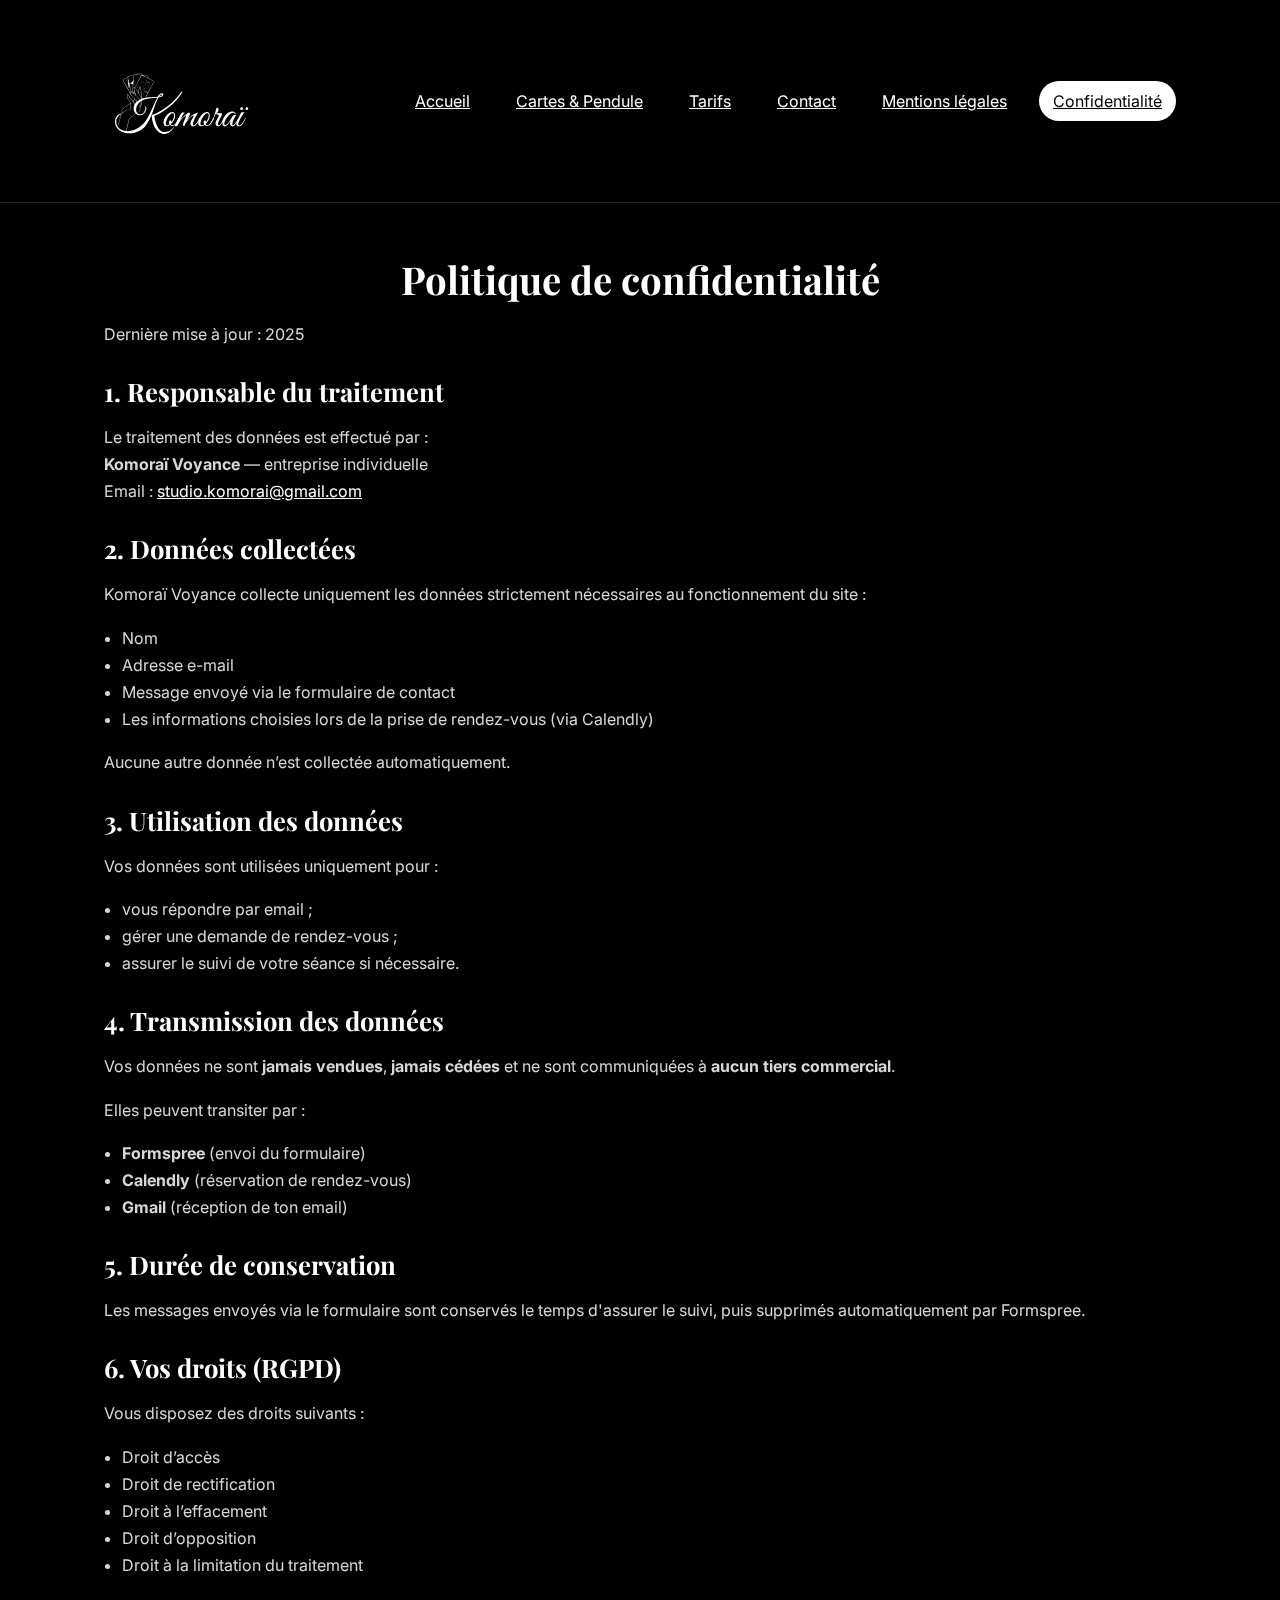
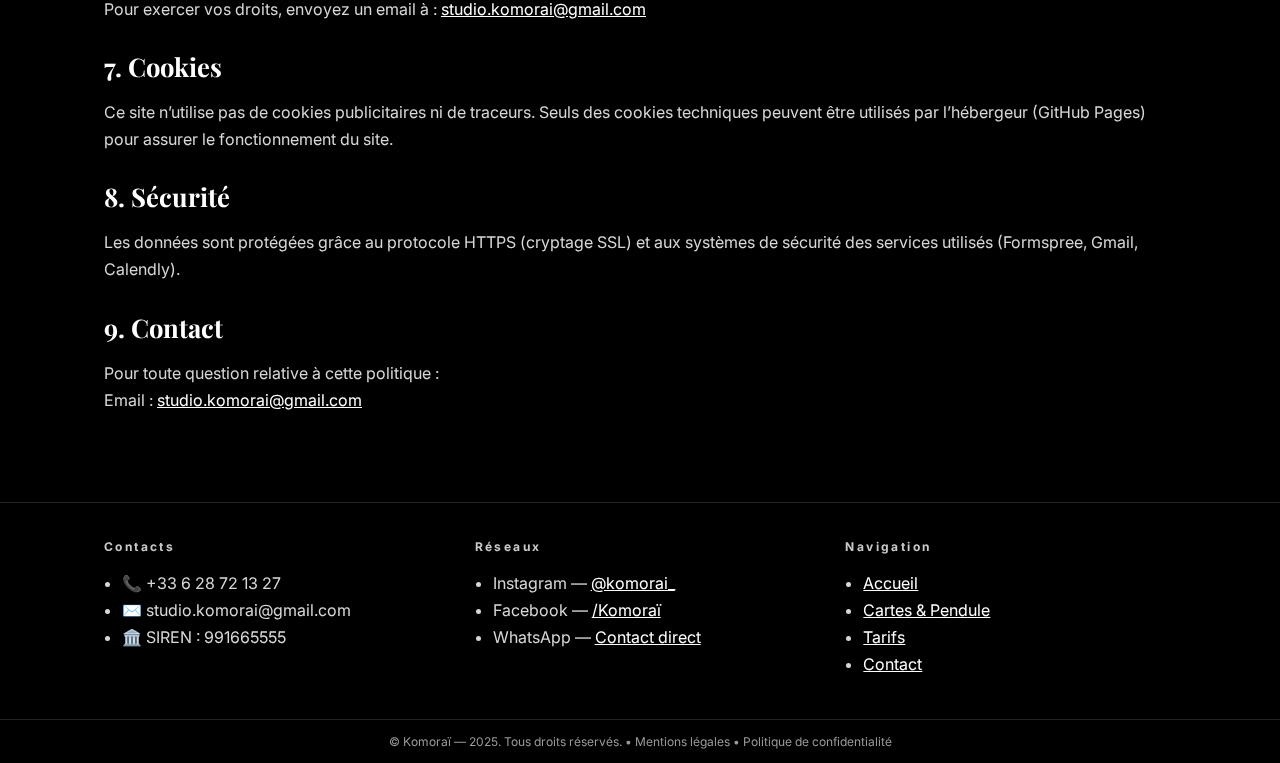
<file: politique-confidentialite.html>
<!DOCTYPE html>
<html lang="fr">
<head>
  <meta charset="UTF-8" />
  <meta name="viewport" content="width=device-width, initial-scale=1.0" />
  <title>Politique de confidentialité — Komoraï Voyance</title>
  <meta name="description" content="Politique de confidentialité du site Komoraï Voyance. Données collectées, formulaire, droits RGPD."/>
  <link href="https://fonts.googleapis.com/css2?family=Playfair+Display:wght@400;700&family=Inter:wght@300;400;600&display=swap" rel="stylesheet">
  <link rel="icon" href="images/Komoraï.svg">

  <style>
    :root {
      --bg:#000; --ink:#fff; --muted:#d8d8d8; --line:rgba(255,255,255,.14);
      --card:#0b0b0b; --radius:22px;
    }
    *{box-sizing:border-box}
    html,body{margin:0;background:var(--bg);color:var(--ink);font-family:'Inter',sans-serif}
    a{color:var(--ink)}
    a:hover{text-decoration:underline}
    .container{max-width:1120px;margin:0 auto;padding:24px}

    header{position:sticky;top:0;background:rgba(0,0,0,.6);
      backdrop-filter:saturate(140%) blur(10px);border-bottom:1px solid var(--line);z-index:50}
    .row{display:flex;align-items:center;justify-content:space-between}
    .brand img{height:150px}
    nav a{margin-left:14px;padding:10px 14px;border-radius:999px}
    nav a.active{background:#fff;color:#000}

    h1{font-family:'Playfair Display',serif;font-size:2.4rem;text-align:center;margin-bottom:12px}
    h2{font-family:'Playfair Display',serif;font-size:1.6rem;margin-top:26px;margin-bottom:8px}
    p,li{color:#d7d7d7;line-height:1.7}
    ul{padding-left:18px}

    footer{border-top:1px solid var(--line);background:rgba(0,0,0,.78);margin-top:48px}
    .footer-columns{display:flex;justify-content:space-between;gap:40px}
    .footer-column{flex:1;min-width:220px}
    footer h3{font-size:12px;letter-spacing:.2em;color:#c9c9c9}
    .footer-bottom{border-top:1px solid var(--line);text-align:center;color:#9a9a9a;font-size:12px;padding:14px 0}

    @media(max-width:900px){
      .footer-columns{flex-wrap:wrap}
      h1{font-size:2rem}
    }
  </style>
</head>

<body>

  <!-- HEADER -->
  <header>
    <div class="container row">
      <div class="brand">
        <a href="index.html"><img src="images/Komoraï.svg" alt="Logo Komoraï Voyance"></a>
      </div>
      <nav>
        <a href="index.html">Accueil</a>
        <a href="cartes-pendule.html">Cartes & Pendule</a>
        <a href="tarifs.html">Tarifs</a>
        <a href="contact.html">Contact</a>
        <a href="mentions-legales.html">Mentions légales</a>
        <a href="politique-confidentialite.html" class="active">Confidentialité</a>
      </nav>
    </div>
  </header>

  <!-- MAIN -->
  <main class="container">
    <h1>Politique de confidentialité</h1>
    <p>Dernière mise à jour : 2025</p>

    <h2>1. Responsable du traitement</h2>
    <p>
      Le traitement des données est effectué par :
      <br><strong>Komoraï Voyance</strong> — entreprise individuelle<br>
      Email : <a href="mailto:studio.komorai@gmail.com">studio.komorai@gmail.com</a>
    </p>

    <h2>2. Données collectées</h2>
    <p>Komoraï Voyance collecte uniquement les données strictement nécessaires au fonctionnement du site :</p>
    <ul>
      <li>Nom</li>
      <li>Adresse e-mail</li>
      <li>Message envoyé via le formulaire de contact</li>
      <li>Les informations choisies lors de la prise de rendez-vous (via Calendly)</li>
    </ul>
    <p>Aucune autre donnée n’est collectée automatiquement.</p>

    <h2>3. Utilisation des données</h2>
    <p>Vos données sont utilisées uniquement pour :</p>
    <ul>
      <li>vous répondre par email ;</li>
      <li>gérer une demande de rendez-vous ;</li>
      <li>assurer le suivi de votre séance si nécessaire.</li>
    </ul>

    <h2>4. Transmission des données</h2>
    <p>
      Vos données ne sont <strong>jamais vendues</strong>, <strong>jamais cédées</strong> et ne sont communiquées à <strong>aucun tiers commercial</strong>.
    </p>
    <p>Elles peuvent transiter par :</p>
    <ul>
      <li><strong>Formspree</strong> (envoi du formulaire)</li>
      <li><strong>Calendly</strong> (réservation de rendez-vous)</li>
      <li><strong>Gmail</strong> (réception de ton email)</li>
    </ul>

    <h2>5. Durée de conservation</h2>
    <p>
      Les messages envoyés via le formulaire sont conservés le temps d'assurer le suivi, puis supprimés automatiquement par Formspree.
    </p>

    <h2>6. Vos droits (RGPD)</h2>
    <p>Vous disposez des droits suivants :</p>
    <ul>
      <li>Droit d’accès</li>
      <li>Droit de rectification</li>
      <li>Droit à l’effacement</li>
      <li>Droit d’opposition</li>
      <li>Droit à la limitation du traitement</li>
    </ul>
    <p>
      Pour exercer vos droits, envoyez un email à :  
      <a href="mailto:studio.komorai@gmail.com">studio.komorai@gmail.com</a>
    </p>

    <h2>7. Cookies</h2>
    <p>
      Ce site n’utilise pas de cookies publicitaires ni de traceurs.
      Seuls des cookies techniques peuvent être utilisés par l’hébergeur (GitHub Pages) pour assurer le fonctionnement du site.
    </p>

    <h2>8. Sécurité</h2>
    <p>
      Les données sont protégées grâce au protocole HTTPS (cryptage SSL) et aux systèmes de sécurité des services utilisés (Formspree, Gmail, Calendly).
    </p>

    <h2>9. Contact</h2>
    <p>
      Pour toute question relative à cette politique :
      <br>Email : <a href="mailto:studio.komorai@gmail.com">studio.komorai@gmail.com</a>
    </p>
  </main>

  <!-- FOOTER -->
  <footer>
    <div class="container footer-columns">
      <div class="footer-column">
        <h3>Contacts</h3>
        <ul>
          <li>📞 +33 6 28 72 13 27</li>
          <li>✉️ studio.komorai@gmail.com</li>
          <li>🏛️ SIREN : 991665555</li>
        </ul>
      </div>

      <div class="footer-column">
        <h3>Réseaux</h3>
        <ul>
          <li>Instagram — <a href="#" target="_blank">@komorai_</a></li>
          <li>Facebook — <a href="#" target="_blank">/Komoraï</a></li>
          <li>WhatsApp — <a href="#" target="_blank">Contact direct</a></li>
        </ul>
      </div>

      <div class="footer-column">
        <h3>Navigation</h3>
        <ul>
          <li><a href="index.html">Accueil</a></li>
          <li><a href="cartes-pendule.html">Cartes & Pendule</a></li>
          <li><a href="tarifs.html">Tarifs</a></li>
          <li><a href="contact.html">Contact</a></li>
         
        </ul>
      </div>
    </div>

    <div class="footer-bottom">
  © Komoraï — 2025. Tous droits réservés.
  • <a href="mentions-legales.html" style="color:#9a9a9a;text-decoration:none;">Mentions légales</a>
  • <a href="politique-confidentialite.html" style="color:#9a9a9a;text-decoration:none;">Politique de confidentialité</a>
</div>
  </footer>

</body>
</html>
</file>
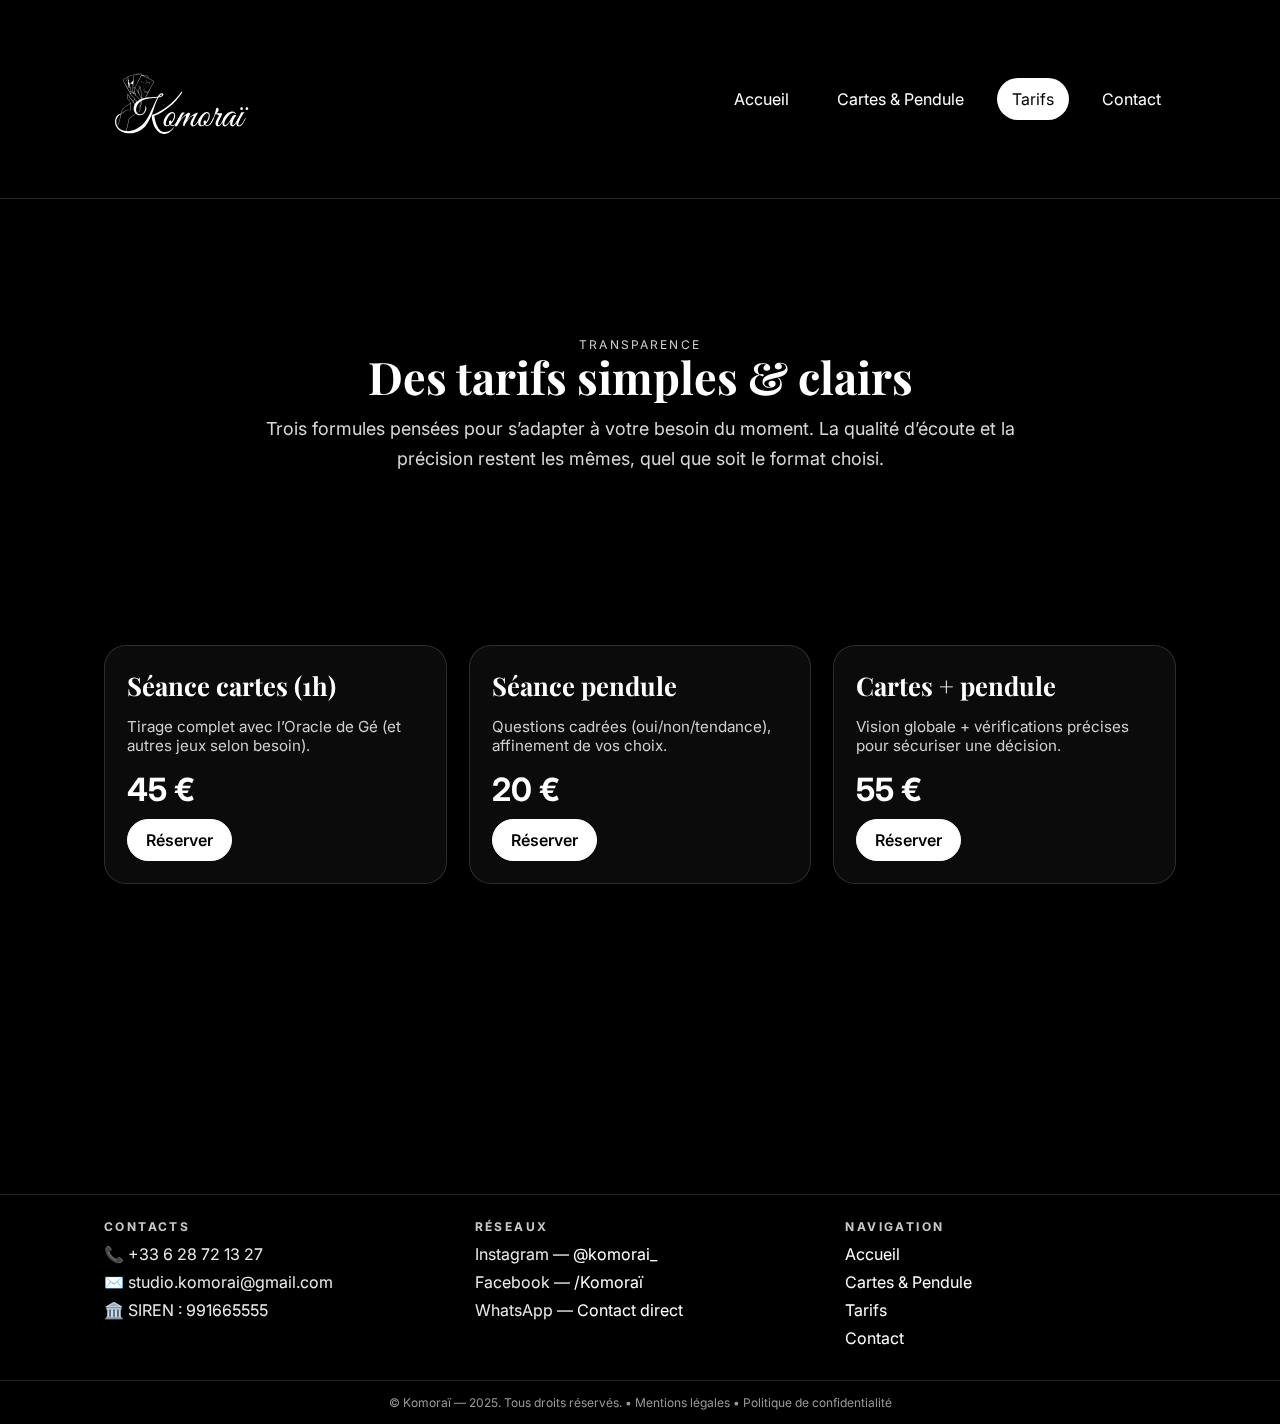
<file: tarifs.html>
<!DOCTYPE html>
<html lang="fr">
<head>
  <meta charset="UTF-8" />
  <meta name="viewport" content="width=device-width, initial-scale=1.0" />
  <title>Komoraï — Tarifs</title>
  <meta name="description" content="Tarifs des séances : cartes (1h), pendule, et pack cartes + pendule. Réservations Komoraï Voyance."/>
  <link href="https://fonts.googleapis.com/css2?family=Playfair+Display:wght@400;700&family=Inter:wght@300;400;600&display=swap" rel="stylesheet">
  <link rel="icon" href="data:image/svg+xml,%3Csvg xmlns='http://www.w3.org/2000/svg' viewBox='0 0 64 64'%3E%3Ccircle cx='32' cy='32' r='30' fill='white'/%3E%3Ctext x='32' y='39' font-size='22' text-anchor='middle' font-family='Playfair Display' fill='black'%3EKV%3C/text%3E%3C/svg%3E">
  <style>
    :root{--bg:#000;--ink:#fff;--muted:#d8d8d8;--line:rgba(255,255,255,.14);--card:#0b0b0b;--radius:22px}
    *{box-sizing:border-box}
    html,body{margin:0;height:100%;background:var(--bg);color:var(--ink);font-family:'Inter',system-ui,Segoe UI,Roboto,Helvetica,Arial,sans-serif}
    a{color:var(--ink);text-decoration:none}
    a:hover{text-decoration:underline}
    .container{max-width:1120px;margin:0 auto;padding:24px}

    /* ===== ENTÊTE — IDENTIQUE ACCUEIL ===== */
    header{position:sticky;top:0;z-index:50;background:rgba(0,0,0,.6);backdrop-filter:saturate(140%) blur(10px);border-bottom:1px solid var(--line)}
    .row{display:flex;align-items:center;justify-content:space-between}
    .brand{display:flex;align-items:center;gap:12px}
    .brand img{height:150px;display:block}
    nav a{margin-left:14px;padding:10px 14px;border-radius:999px;border:1px solid transparent}
    nav a.active{background:#fff;color:#000}
    nav a:not(.active):hover{background:rgba(255,255,255,.08)}

    /* ===== MENU RESPONSIVE (ajout) ===== */
    .hamburger{display:none;font-size:28px;cursor:pointer;user-select:none;color:#fff}
    @media (max-width: 768px){
      .hamburger{display:block}
      nav{
        display:none;
        position:absolute;
        top:72px; right:24px;
        background:rgba(0,0,0,.9);
        border:1px solid var(--line);
        border-radius:var(--radius);
        padding:14px 18px;
        flex-direction:column;
        gap:12px;
        box-shadow:0 4px 14px rgba(0,0,0,.5);
        z-index:999;
      }
      nav.show{display:flex}
      nav a{
        display:block;width:100%;padding:10px 0;margin-left:0;
        border-bottom:1px solid rgba(255,255,255,.1);
      }
      nav a:last-child{border-bottom:none}
    }

    /* ===== CONTENU TARIFS ===== */
    .hero{position:relative;min-height:46vh;display:grid;place-items:center;text-align:center;overflow:hidden}
    .hero-inner{padding:36px 20px}
    h1{font-family:'Playfair Display',serif;font-size:2.8rem;line-height:1.1;margin:0 0 12px}
    .lead{max-width:820px;margin:0 auto;color:var(--muted);font-size:1.12rem;line-height:1.7}
    .grid{display:grid;gap:22px}
    .prices{grid-template-columns:repeat(3,minmax(0,1fr))}
    .card{background:var(--card);border:1px solid var(--line);border-radius:var(--radius);padding:22px}
    .price{font-size:2rem;font-weight:700;margin:10px 0}
    .btn{display:inline-flex;align-items:center;justify-content:center;background:#fff;color:#000;border:1px solid #fff;border-radius:999px;padding:10px 18px;font-weight:600}
    .btn.ghost{background:transparent;color:#fff;border-color:var(--line)}
    .note{color:#cfcfcf;font-size:.95rem}

    /* ===== RÉVÉLATION AU SCROLL ===== */
    .reveal{opacity:0;transform:translateY(14px)}
    .reveal.show{opacity:1;transform:none;transition:opacity .55s ease, transform .55s ease}

    /* ===== FOOTER — IDENTIQUE ACCUEIL ===== */
    footer{border-top:1px solid var(--line);background:rgba(0,0,0,.78)}
    .footer-columns{display:flex;justify-content:space-between;gap:40px;flex-wrap:nowrap}
    .footer-column{flex:1 1 0;min-width:220px}
    footer h3{font-size:12px;letter-spacing:.2em;text-transform:uppercase;color:#c9c9c9;margin:0}
    footer ul{list-style:none;margin:10px 0 0;padding:0}
    footer li{margin:8px 0;color:#eaeaea}
    .footer-bottom{border-top:1px solid var(--line);text-align:center;color:#9a9a9a;font-size:12px;padding:14px 0}

    @media (max-width: 900px){
      .prices{grid-template-columns:1fr}
      h1{font-size:2.2rem}
      .footer-columns{flex-wrap:wrap}
    }
  </style>
</head>
<body>
  <!-- ===== ENTÊTE ===== -->
  <header>
    <div class="container row">
      <div class="brand">
        <a href="index.html">
          <img src="images/Komoraï.svg" alt="Logo Komoraï Voyance">
        </a>
      </div>

      <!-- Bouton hamburger (uniquement en petit écran) -->
      <div class="hamburger" onclick="toggleMenu()">☰</div>

      <nav id="nav">
        <a href="index.html">Accueil</a>
        <a href="cartes-pendule.html">Cartes & Pendule</a>
        <a href="tarifs.html" class="active">Tarifs</a>
        <a href="contact.html">Contact</a>
      </nav>
    </div>
  </header>

  <!-- ===== HÉROS TARIFS ===== -->
  <section class="hero">
    <div class="hero-inner reveal">
      <div class="kicker" style="letter-spacing:.18em;text-transform:uppercase;color:#cfcfcf;font-size:12px">Transparence</div>
      <h1>Des tarifs simples & clairs</h1>
      <p class="lead">Trois formules pensées pour s’adapter à votre besoin du moment. La qualité d’écoute et la précision restent les mêmes, quel que soit le format choisi.</p>
    </div>
  </section>

  <!-- ===== CARTES TARIFS ===== -->
  <section class="container" style="padding:32px 24px 12px">
    <div class="grid prices reveal">
      <div class="card">
        <h3 class="title" style="font-family:'Playfair Display',serif;font-size:1.6rem;margin:0">Séance cartes (1h)</h3>
        <p class="note">Tirage complet avec l’Oracle de Gé (et autres jeux selon besoin).</p>
        <div class="price">45 €</div>
        <a class="btn" href="contact.html">Réserver</a>
      </div>
      <div class="card">
        <h3 class="title" style="font-family:'Playfair Display',serif;font-size:1.6rem;margin:0">Séance pendule</h3>
        <p class="note">Questions cadrées (oui/non/tendance), affinement de vos choix.</p>
        <div class="price">20 €</div>
        <a class="btn" href="contact.html">Réserver</a>
      </div>
      <div class="card">
        <h3 class="title" style="font-family:'Playfair Display',serif;font-size:1.6rem;margin:0">Cartes + pendule</h3>
        <p class="note">Vision globale + vérifications précises pour sécuriser une décision.</p>
        <div class="price">55 €</div>
        <a class="btn" href="contact.html">Réserver</a>
      </div>
    </div>
  </section>

  <!-- ===== INFOS COMPLÉMENTAIRES ===== -->
  <section class="container" style="padding:12px 24px 48px">
    <div class="grid reveal" style="grid-template-columns:1fr 1fr;gap:22px">
      <div class="card">
        <h3 class="title">Déroulé d’une séance</h3>
        <ul class="list" style="color:#e8e8e8;line-height:1.8;padding-left:18px">
          <li>Échange initial pour cadrer <strong>la question</strong> et le <strong>contexte</strong></li>
          <li>Tirage (<strong>Oracle de Gé</strong> + autres jeux si utile)</li>
          <li>Si besoin : <strong>pendule</strong> pour valider une option</li>
          <li>Conclusion avec <strong>pistes actionnables</strong> et étapes concrètes</li>
        </ul>
      </div>
      <div class="card">
        <h3 class="title">Déontologie</h3>
        <p class="note">La voyance propose des pistes, jamais de promesses irréalistes. Elle ne remplace pas un avis médical, juridique ou financier. Les échanges sont confidentiels et respectueux de votre <strong>libre arbitre</strong>.</p>
      </div>
    </div>
  </section>

  <!-- ===== FOOTER ===== -->
  <!-- FOOTER -->
  <footer>
    <div class="container footer-columns">
      <div class="footer-column">
        <h3>Contacts</h3>
        <ul>
          <li>📞 +33 6 28 72 13 27</li>
          <li>✉️ studio.komorai@gmail.com</li>
          <li>🏛️ SIREN : 991665555</li>
        </ul>
      </div>

      <div class="footer-column">
        <h3>Réseaux</h3>
        <ul>
          <li>Instagram — <a href="#" target="_blank">@komorai_</a></li>
          <li>Facebook — <a href="#" target="_blank">/Komoraï</a></li>
          <li>WhatsApp — <a href="#" target="_blank">Contact direct</a></li>
        </ul>
      </div>

      <div class="footer-column">
        <h3>Navigation</h3>
        <ul>
          <li><a href="index.html">Accueil</a></li>
          <li><a href="cartes-pendule.html">Cartes & Pendule</a></li>
          <li><a href="tarifs.html">Tarifs</a></li>
          <li><a href="contact.html">Contact</a></li>
          
        </ul>
      </div>
    </div>

    <div class="footer-bottom">
  © Komoraï — 2025. Tous droits réservés.
  • <a href="mentions-legales.html" style="color:#9a9a9a;text-decoration:none;">Mentions légales</a>
  • <a href="politique-confidentialite.html" style="color:#9a9a9a;text-decoration:none;">Politique de confidentialité</a>
</div>
  </footer>


  <script>
    // Menu mobile
    function toggleMenu(){ document.getElementById('nav').classList.toggle('show'); }

    // Révélations au scroll (identique à l'accueil)
    const obs = new IntersectionObserver((entries)=>{
      entries.forEach(e=>{ if(e.isIntersecting) e.target.classList.add('show'); });
    },{threshold:.12});
    document.querySelectorAll('.reveal').forEach(el=>obs.observe(el));
  </script>
</body>
</html>
</file>
